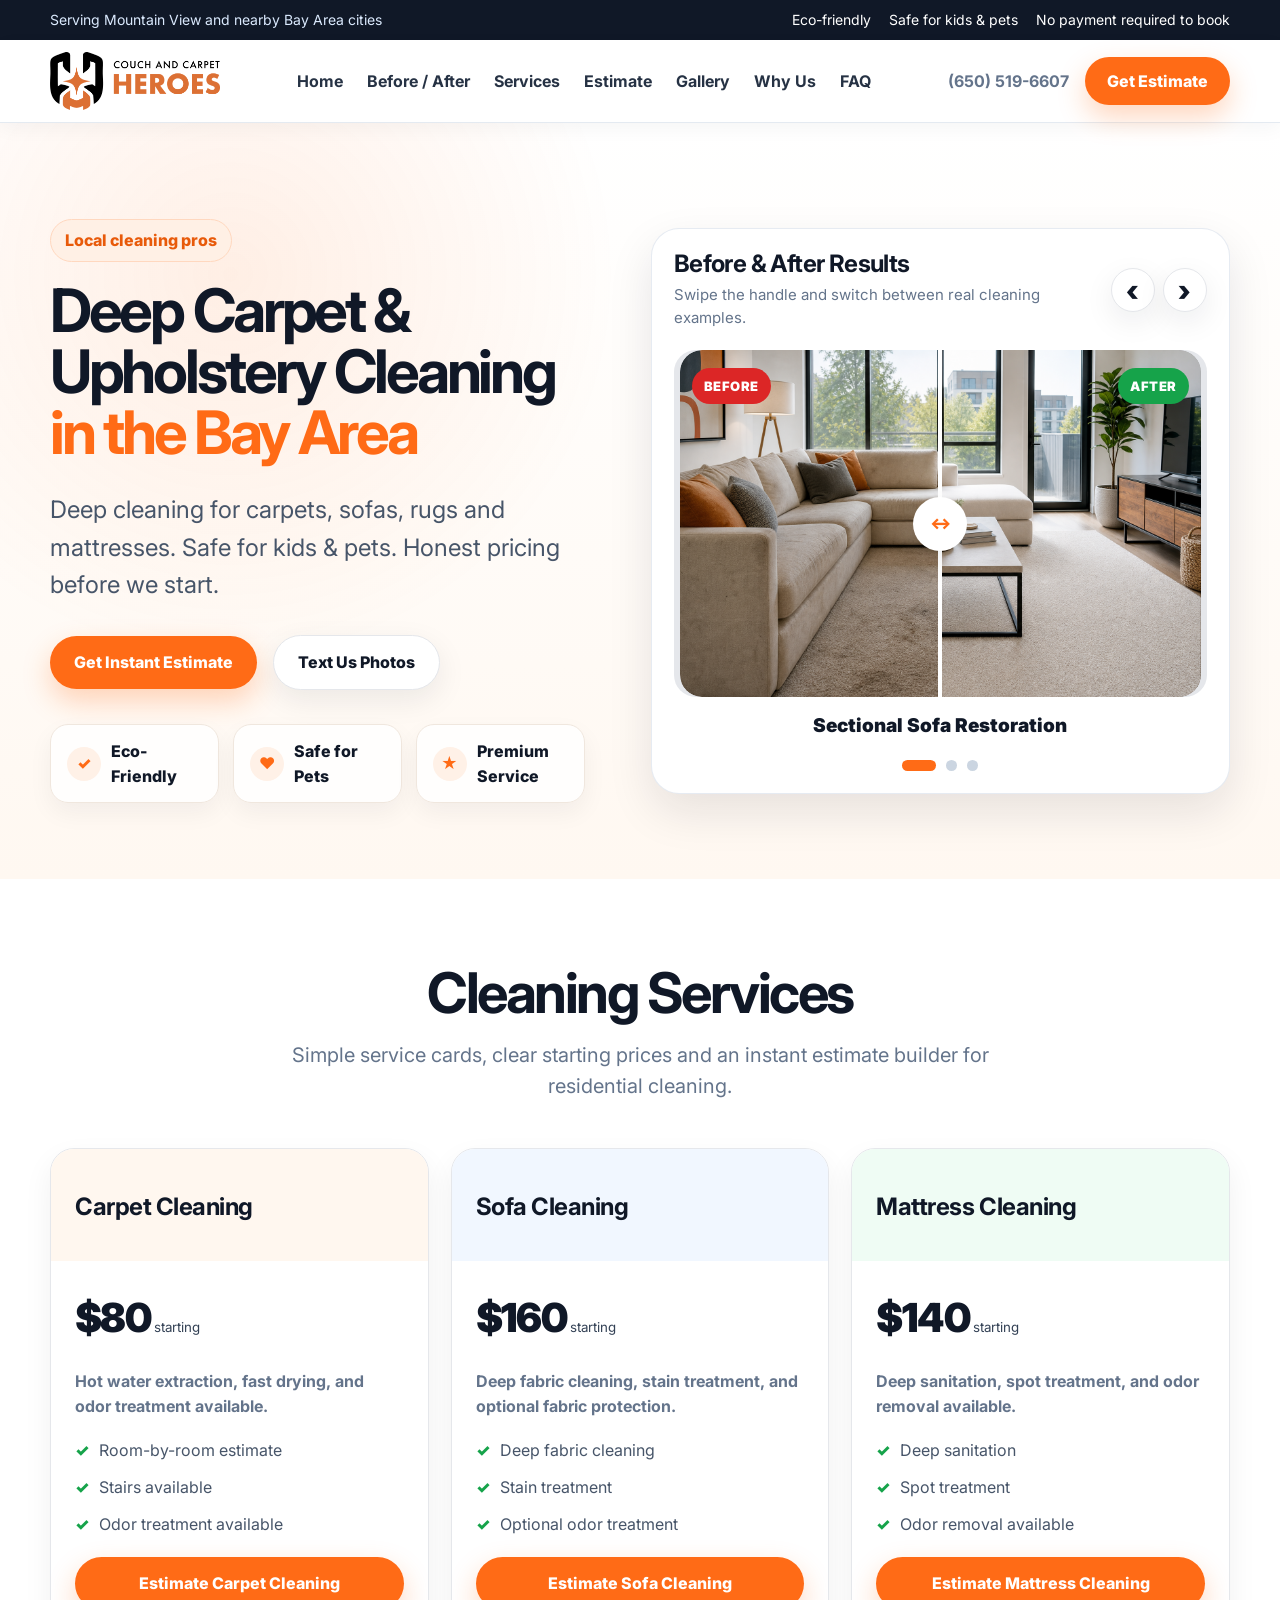
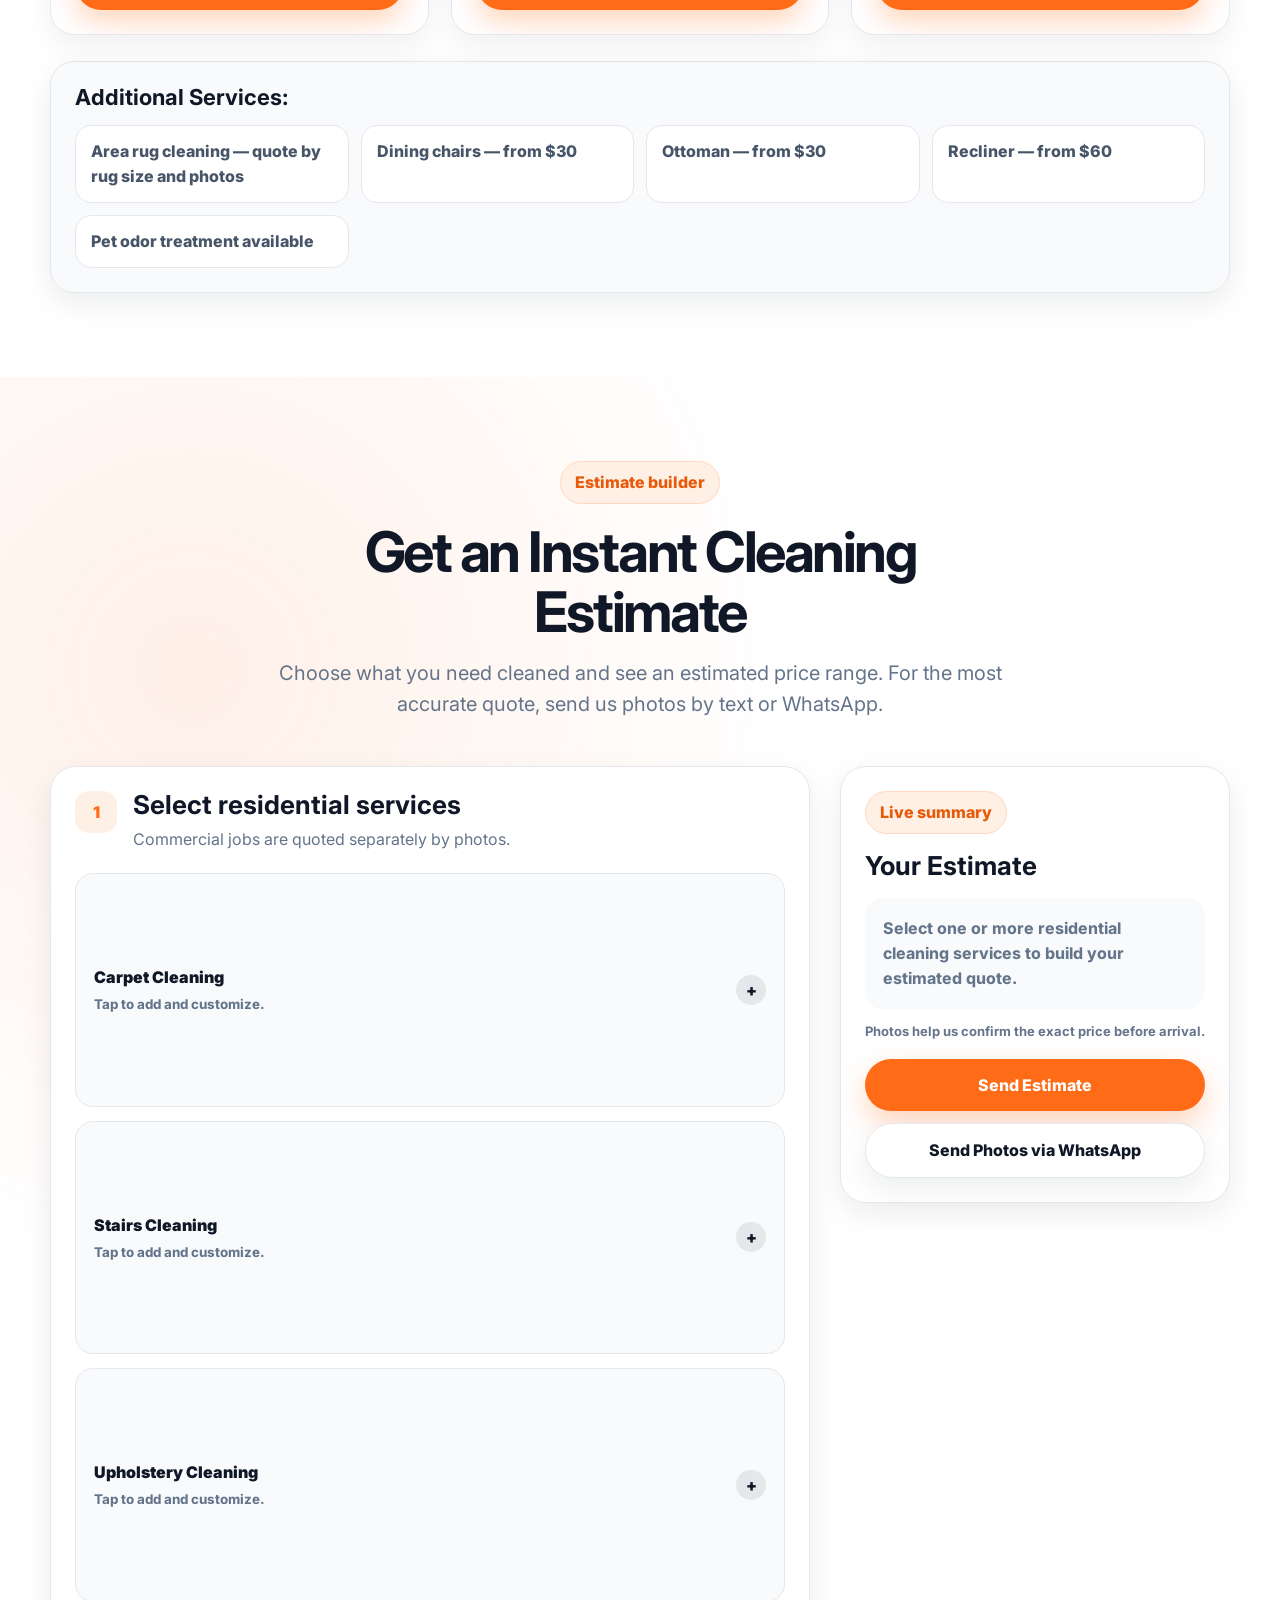
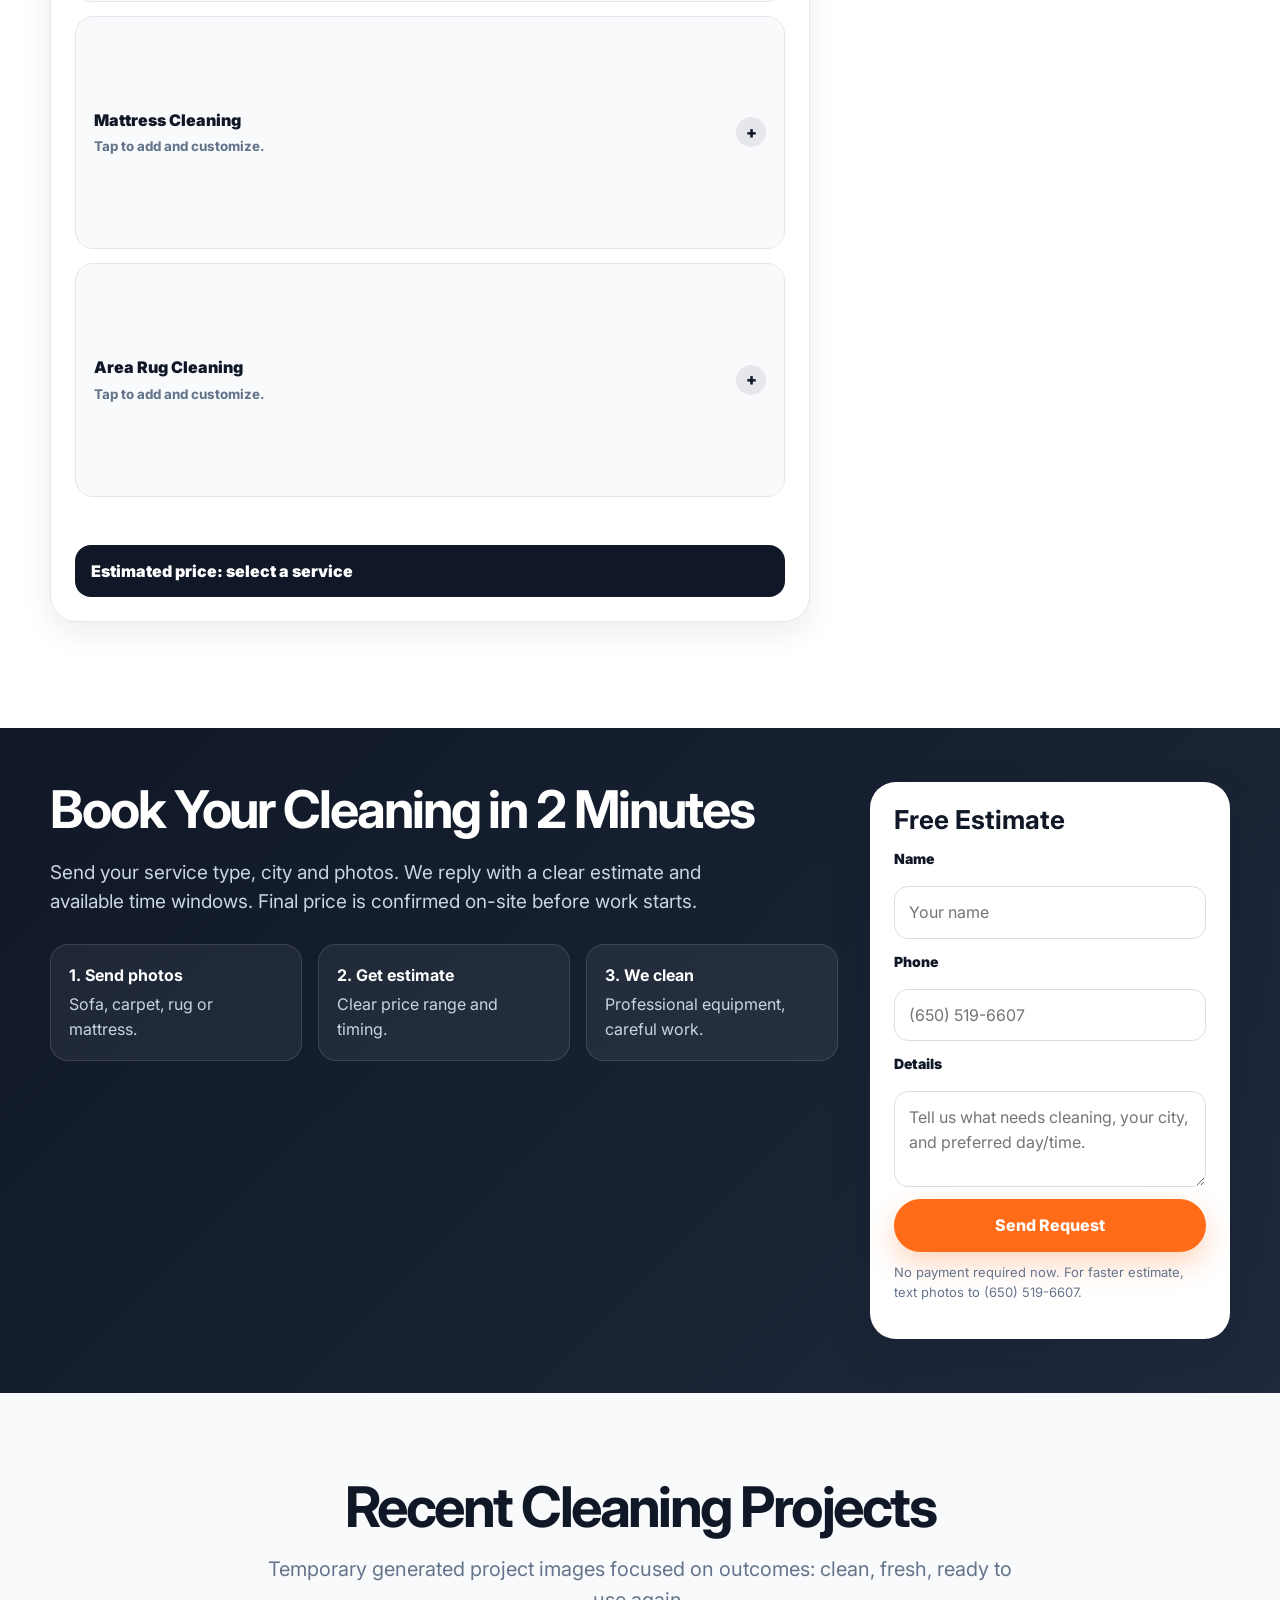
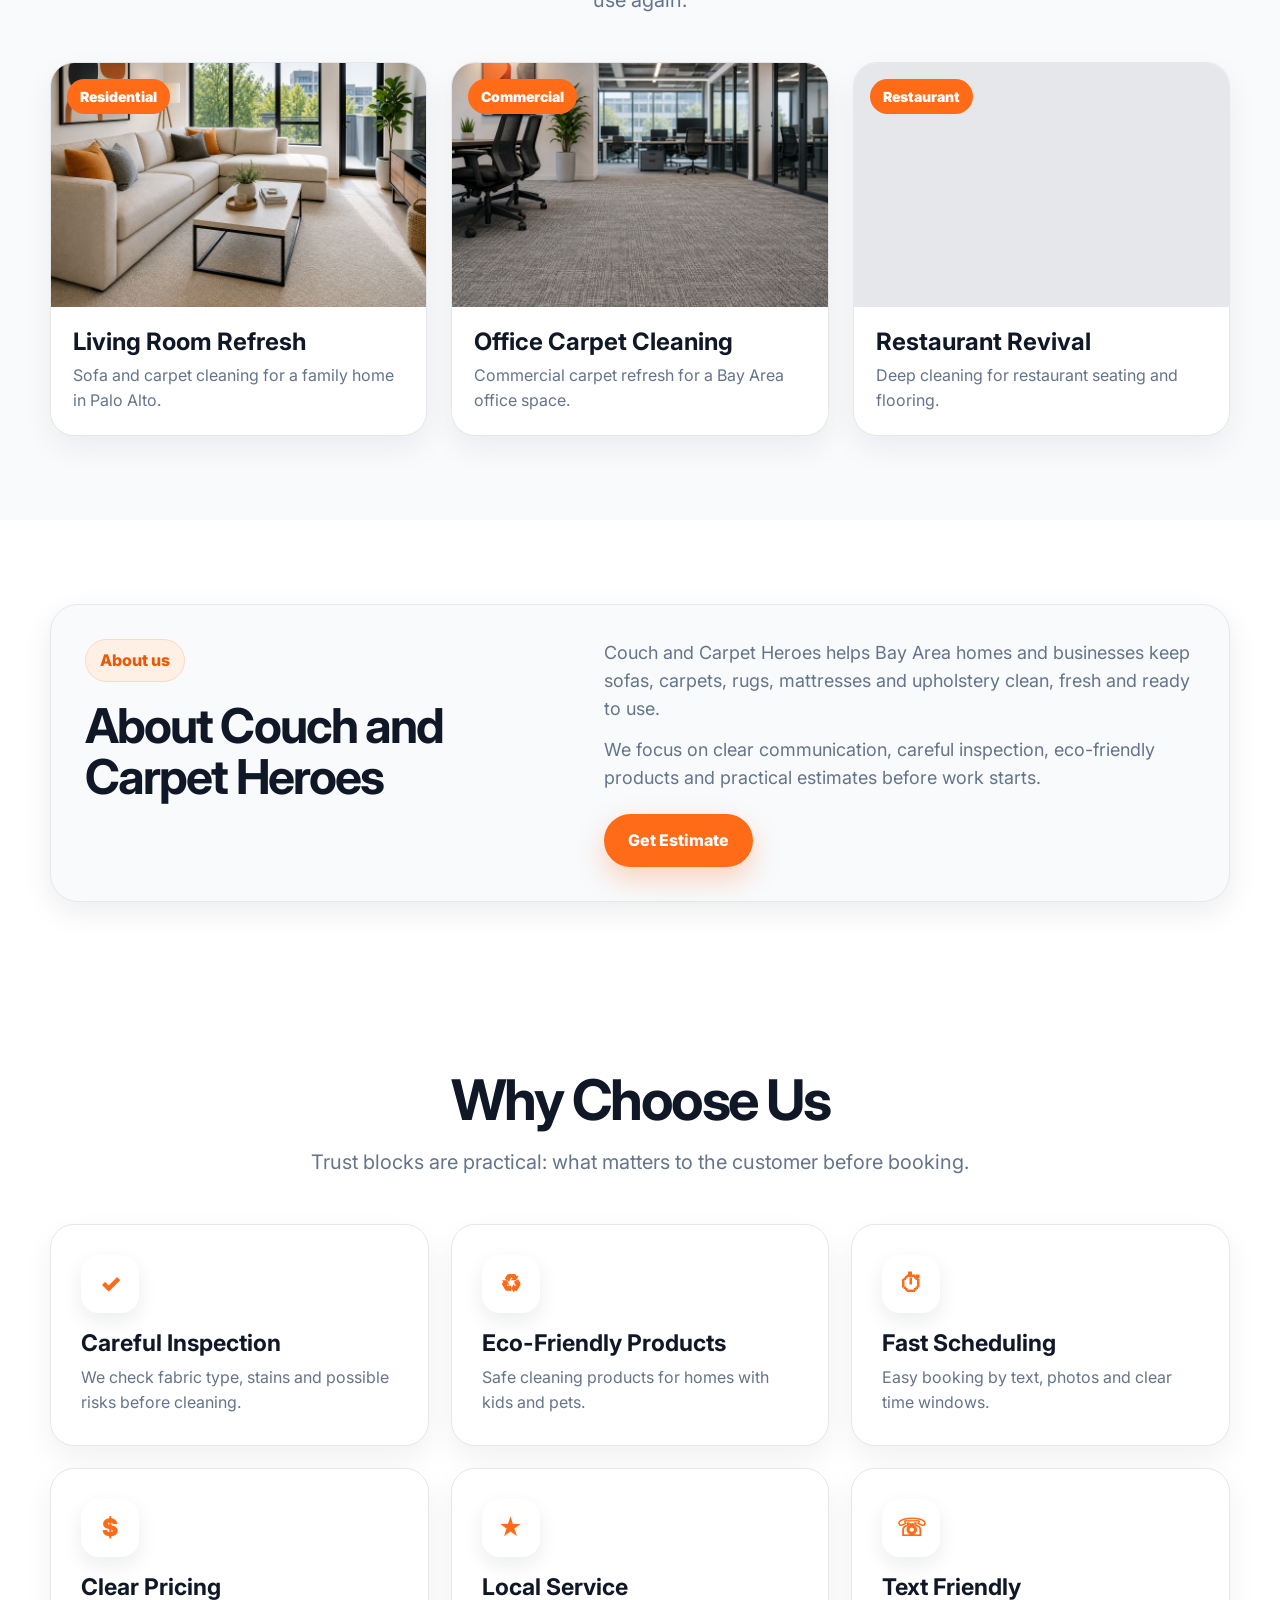
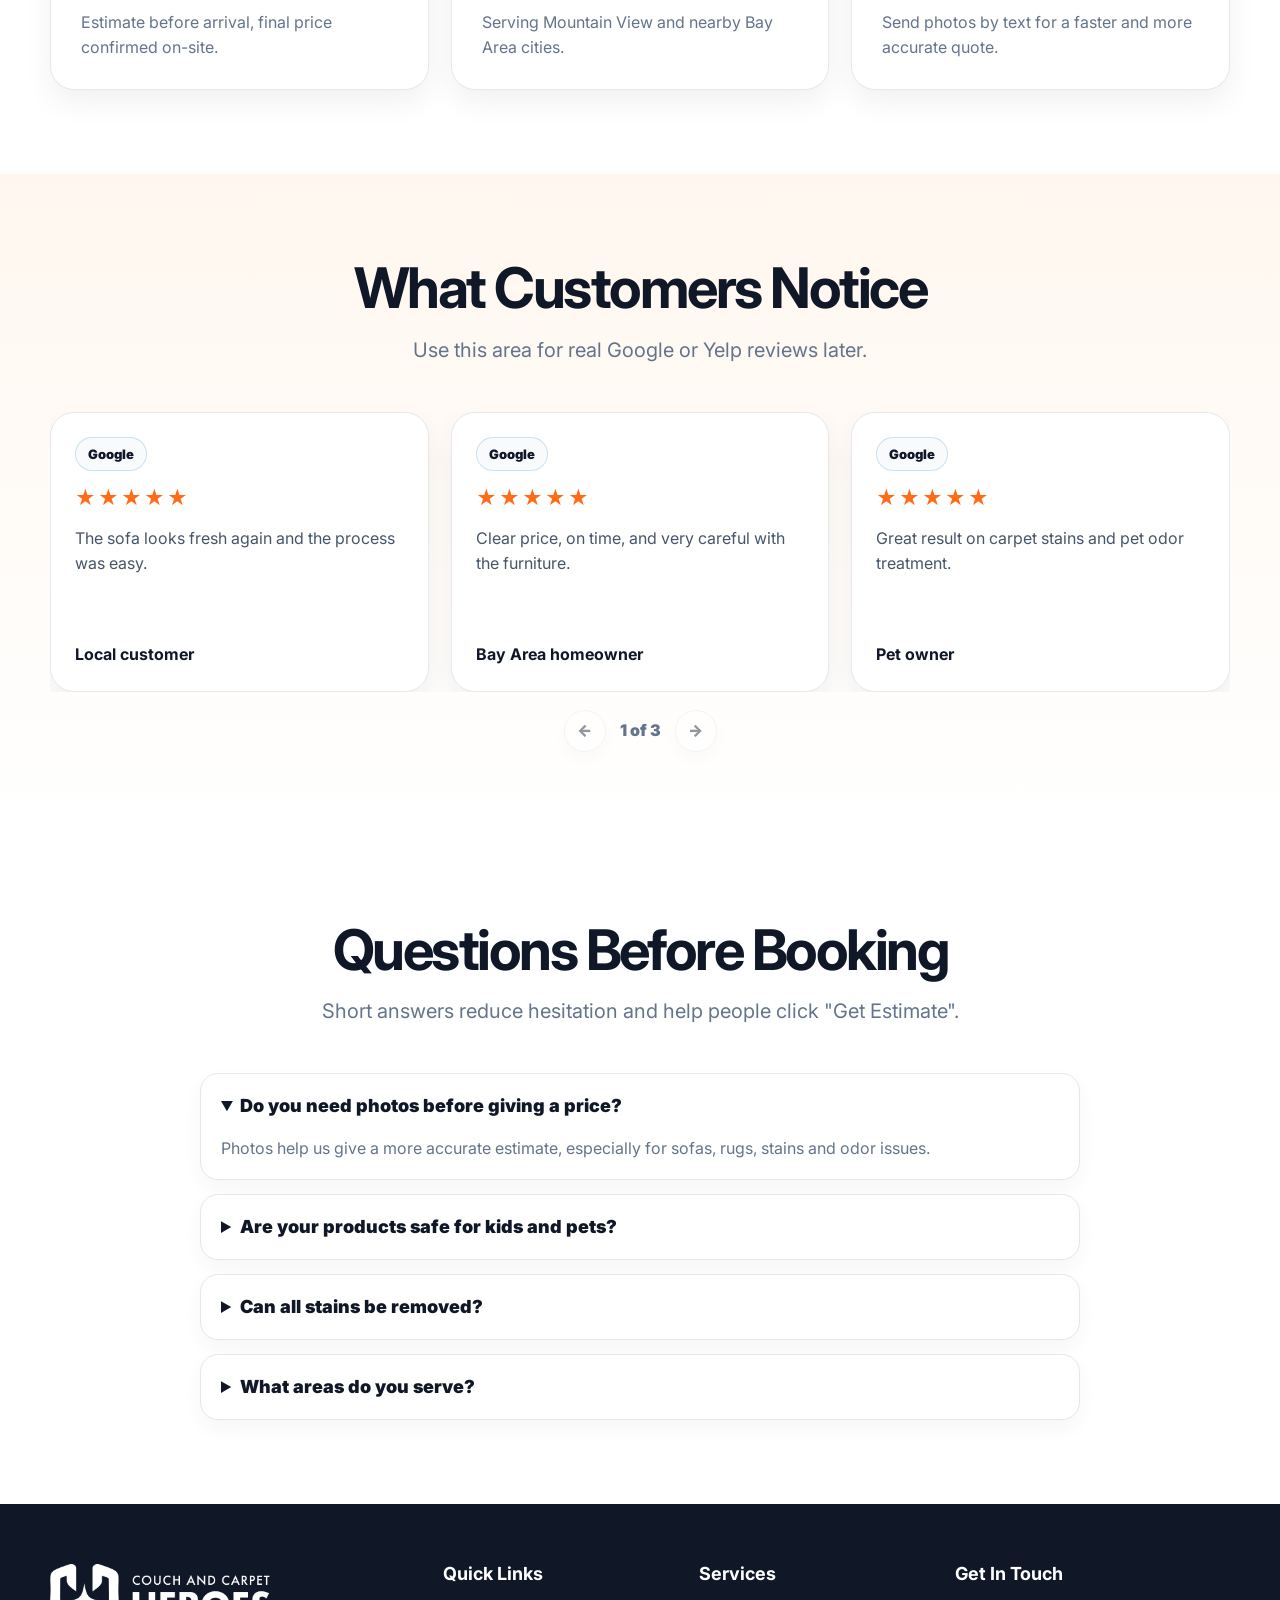
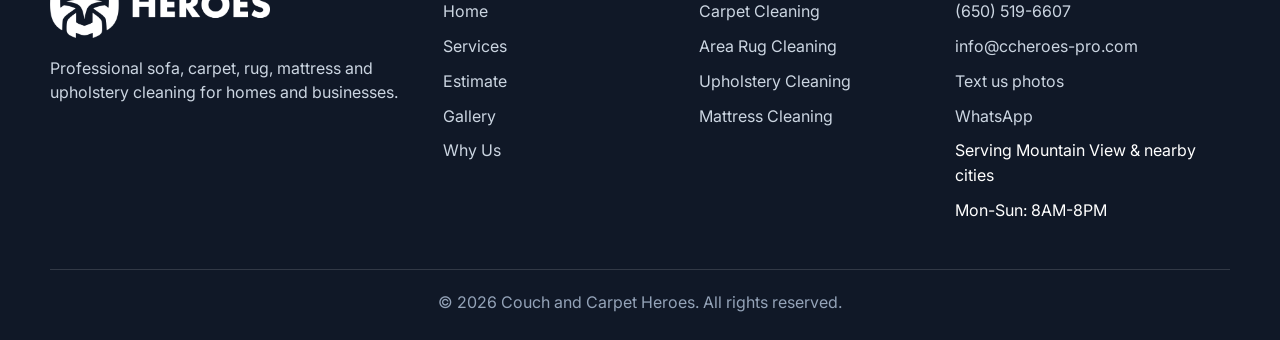
<file: index.html>
<!DOCTYPE html>
<html lang="en">
<head>
  <meta charset="UTF-8">
  <meta name="viewport" content="width=device-width, initial-scale=1.0">
  <title>Carpet &amp; Sofa Cleaning Mountain View | Couch and Carpet Heroes</title>
  <meta name="description" content="Professional carpet, sofa, upholstery, mattress and odor removal cleaning in Mountain View and nearby Bay Area cities. Eco-friendly and pet-safe.">
  <meta name="robots" content="index, follow">
  <link rel="canonical" href="https://slavaku.github.io/couch-and-carpet-heroes-v2/">
  <meta property="og:title" content="Carpet &amp; Sofa Cleaning Mountain View | Couch and Carpet Heroes">
  <meta property="og:description" content="Professional carpet, sofa, upholstery, mattress and odor removal cleaning in Mountain View and nearby Bay Area cities. Eco-friendly and pet-safe.">
  <meta property="og:image" content="https://slavaku.github.io/couch-and-carpet-heroes-v2/assets/hero-sofa-before-after.png">
  <meta property="og:url" content="https://slavaku.github.io/couch-and-carpet-heroes-v2/">
  <meta property="og:site_name" content="Couch and Carpet Heroes">
  <meta property="og:type" content="website">
  <meta name="twitter:card" content="summary_large_image">
  <meta name="twitter:title" content="Carpet &amp; Sofa Cleaning Mountain View | Couch and Carpet Heroes">
  <meta name="twitter:description" content="Professional carpet, sofa, upholstery, mattress and odor removal cleaning in Mountain View and nearby Bay Area cities. Eco-friendly and pet-safe.">
  <meta name="twitter:image" content="https://slavaku.github.io/couch-and-carpet-heroes-v2/assets/hero-sofa-before-after.png">
  <link rel="icon" type="image/png" href="assets/logo-couch-carpet-heroes.png">
  <link rel="apple-touch-icon" href="assets/logo-couch-carpet-heroes.png">
  <link rel="preconnect" href="https://fonts.googleapis.com">
  <link rel="preconnect" href="https://fonts.gstatic.com" crossorigin>
  <link rel="preconnect" href="https://gxtrpycepqnecoyxnonl.supabase.co" crossorigin>
  <link href="https://fonts.googleapis.com/css2?family=Inter:wght@400;500;600;700;800;900&display=swap" rel="stylesheet">
  <link rel="stylesheet" href="styles.css?v=20260718-ba-labels">
  <script type="application/ld+json">
  {
      "@context": "https://schema.org",
      "@graph": [
          {
              "@type": [
                  "LocalBusiness",
                  "ProfessionalService"
              ],
              "@id": "https://slavaku.github.io/couch-and-carpet-heroes-v2/#localbusiness",
              "name": "Couch and Carpet Heroes",
              "url": "https://slavaku.github.io/couch-and-carpet-heroes-v2/",
              "logo": "https://slavaku.github.io/couch-and-carpet-heroes-v2/assets/logo-couch-carpet-heroes.png",
              "image": "https://slavaku.github.io/couch-and-carpet-heroes-v2/assets/hero-sofa-before-after.png",
              "telephone": "+16505196607",
              "email": "info@ccheroes-pro.com",
              "priceRange": "$",
              "slogan": "Professional soft-surface cleaning for Bay Area homes and businesses.",
              "description": "Couch and Carpet Heroes provides carpet, upholstery, mattress and area rug cleaning in Mountain View and nearby Bay Area cities.",
              "areaServed": [
                  {
                      "@type": "City",
                      "name": "Mountain View"
                  },
                  {
                      "@type": "City",
                      "name": "Palo Alto"
                  },
                  {
                      "@type": "City",
                      "name": "Los Altos"
                  },
                  {
                      "@type": "City",
                      "name": "Sunnyvale"
                  },
                  {
                      "@type": "City",
                      "name": "Cupertino"
                  },
                  {
                      "@type": "City",
                      "name": "Menlo Park"
                  },
                  {
                      "@type": "City",
                      "name": "Redwood City"
                  },
                  {
                      "@type": "City",
                      "name": "Santa Clara"
                  },
                  {
                      "@type": "City",
                      "name": "San Jose"
                  },
                  {
                      "@type": "City",
                      "name": "Bay Area"
                  }
              ],
              "openingHoursSpecification": [
                  {
                      "@type": "OpeningHoursSpecification",
                      "dayOfWeek": [
                          "Monday",
                          "Tuesday",
                          "Wednesday",
                          "Thursday",
                          "Friday",
                          "Saturday",
                          "Sunday"
                      ],
                      "opens": "08:00",
                      "closes": "20:00"
                  }
              ],
              "hasOfferCatalog": {
                  "@type": "OfferCatalog",
                  "name": "Cleaning services",
                  "itemListElement": [
                      {
                          "@type": "Offer",
                          "itemOffered": {
                              "@type": "Service",
                              "name": "Carpet Cleaning",
                              "serviceType": "Carpet Cleaning",
                              "url": "https://slavaku.github.io/couch-and-carpet-heroes-v2/carpet-cleaning/",
                              "provider": {
                                  "@id": "https://slavaku.github.io/couch-and-carpet-heroes-v2/#localbusiness"
                              },
                              "areaServed": [
                                  "Mountain View",
                                  "Palo Alto",
                                  "Los Altos",
                                  "Sunnyvale",
                                  "Cupertino",
                                  "Menlo Park",
                                  "Redwood City",
                                  "Santa Clara",
                                  "San Jose",
                                  "Bay Area"
                              ]
                          }
                      },
                      {
                          "@type": "Offer",
                          "itemOffered": {
                              "@type": "Service",
                              "name": "Area Rug Cleaning",
                              "serviceType": "Area Rug Cleaning",
                              "url": "https://slavaku.github.io/couch-and-carpet-heroes-v2/area-rug-cleaning/",
                              "provider": {
                                  "@id": "https://slavaku.github.io/couch-and-carpet-heroes-v2/#localbusiness"
                              },
                              "areaServed": [
                                  "Mountain View",
                                  "Palo Alto",
                                  "Los Altos",
                                  "Sunnyvale",
                                  "Cupertino",
                                  "Menlo Park",
                                  "Redwood City",
                                  "Santa Clara",
                                  "San Jose",
                                  "Bay Area"
                              ]
                          }
                      },
                      {
                          "@type": "Offer",
                          "itemOffered": {
                              "@type": "Service",
                              "name": "Upholstery Cleaning",
                              "serviceType": "Upholstery Cleaning",
                              "url": "https://slavaku.github.io/couch-and-carpet-heroes-v2/upholstery-cleaning/",
                              "provider": {
                                  "@id": "https://slavaku.github.io/couch-and-carpet-heroes-v2/#localbusiness"
                              },
                              "areaServed": [
                                  "Mountain View",
                                  "Palo Alto",
                                  "Los Altos",
                                  "Sunnyvale",
                                  "Cupertino",
                                  "Menlo Park",
                                  "Redwood City",
                                  "Santa Clara",
                                  "San Jose",
                                  "Bay Area"
                              ]
                          }
                      },
                      {
                          "@type": "Offer",
                          "itemOffered": {
                              "@type": "Service",
                              "name": "Mattress Cleaning",
                              "serviceType": "Mattress Cleaning",
                              "url": "https://slavaku.github.io/couch-and-carpet-heroes-v2/mattress-cleaning/",
                              "provider": {
                                  "@id": "https://slavaku.github.io/couch-and-carpet-heroes-v2/#localbusiness"
                              },
                              "areaServed": [
                                  "Mountain View",
                                  "Palo Alto",
                                  "Los Altos",
                                  "Sunnyvale",
                                  "Cupertino",
                                  "Menlo Park",
                                  "Redwood City",
                                  "Santa Clara",
                                  "San Jose",
                                  "Bay Area"
                              ]
                          }
                      }
                  ]
              }
          },
          {
              "@type": "Organization",
              "@id": "https://slavaku.github.io/couch-and-carpet-heroes-v2/#organization",
              "name": "Couch and Carpet Heroes",
              "url": "https://slavaku.github.io/couch-and-carpet-heroes-v2/",
              "logo": "https://slavaku.github.io/couch-and-carpet-heroes-v2/assets/logo-couch-carpet-heroes.png",
              "contactPoint": {
                  "@type": "ContactPoint",
                  "telephone": "+16505196607",
                  "contactType": "customer service",
                  "areaServed": "US-CA",
                  "availableLanguage": [
                      "English"
                  ]
              }
          },
          {
              "@type": "WebSite",
              "@id": "https://slavaku.github.io/couch-and-carpet-heroes-v2/#website",
              "name": "Couch and Carpet Heroes",
              "url": "https://slavaku.github.io/couch-and-carpet-heroes-v2/",
              "publisher": {
                  "@id": "https://slavaku.github.io/couch-and-carpet-heroes-v2/#organization"
              },
              "potentialAction": {
                  "@type": "SearchAction",
                  "target": "https://slavaku.github.io/couch-and-carpet-heroes-v2/?q={search_term_string}",
                  "query-input": "required name=search_term_string"
              }
          },
          {
              "@type": "FAQPage",
              "@id": "https://slavaku.github.io/couch-and-carpet-heroes-v2/#faq",
              "mainEntity": [
                  {
                      "@type": "Question",
                      "name": "Do you need photos before giving a price?",
                      "acceptedAnswer": {
                          "@type": "Answer",
                          "text": "Photos help us give a more accurate estimate, especially for sofas, rugs, stains and odor issues."
                      }
                  },
                  {
                      "@type": "Question",
                      "name": "Are your products safe for kids and pets?",
                      "acceptedAnswer": {
                          "@type": "Answer",
                          "text": "We use eco-friendly products and choose the cleaning method based on fabric type and soil level."
                      }
                  },
                  {
                      "@type": "Question",
                      "name": "Can all stains be removed?",
                      "acceptedAnswer": {
                          "@type": "Answer",
                          "text": "Many stains improve or disappear, but some old or chemical stains may remain. We explain the risk before starting."
                      }
                  },
                  {
                      "@type": "Question",
                      "name": "What areas do you serve?",
                      "acceptedAnswer": {
                          "@type": "Answer",
                          "text": "Mountain View and nearby Bay Area cities, including Palo Alto, Sunnyvale, Los Altos, Cupertino and San Jose areas."
                      }
                  }
              ]
          },
          {
              "@type": "BreadcrumbList",
              "@id": "https://slavaku.github.io/couch-and-carpet-heroes-v2/#breadcrumb",
              "itemListElement": [
                  {
                      "@type": "ListItem",
                      "position": 1,
                      "name": "Home",
                      "item": "https://slavaku.github.io/couch-and-carpet-heroes-v2/"
                  }
              ]
          },
          {
              "@type": "Review",
              "@id": "https://slavaku.github.io/couch-and-carpet-heroes-v2/#review-1",
              "itemReviewed": {
                  "@id": "https://slavaku.github.io/couch-and-carpet-heroes-v2/#localbusiness"
              },
              "reviewRating": {
                  "@type": "Rating",
                  "ratingValue": 5,
                  "bestRating": 5
              },
              "author": {
                  "@type": "Person",
                  "name": "Local customer"
              },
              "reviewBody": "The sofa looks fresh again and the process was easy."
          },
          {
              "@type": "Review",
              "@id": "https://slavaku.github.io/couch-and-carpet-heroes-v2/#review-2",
              "itemReviewed": {
                  "@id": "https://slavaku.github.io/couch-and-carpet-heroes-v2/#localbusiness"
              },
              "reviewRating": {
                  "@type": "Rating",
                  "ratingValue": 5,
                  "bestRating": 5
              },
              "author": {
                  "@type": "Person",
                  "name": "Bay Area homeowner"
              },
              "reviewBody": "Clear price, on time, and very careful with the furniture."
          },
          {
              "@type": "Review",
              "@id": "https://slavaku.github.io/couch-and-carpet-heroes-v2/#review-3",
              "itemReviewed": {
                  "@id": "https://slavaku.github.io/couch-and-carpet-heroes-v2/#localbusiness"
              },
              "reviewRating": {
                  "@type": "Rating",
                  "ratingValue": 5,
                  "bestRating": 5
              },
              "author": {
                  "@type": "Person",
                  "name": "Pet owner"
              },
              "reviewBody": "Great result on carpet stains and pet odor treatment."
          }
      ]
  }
  </script>
</head>

<body>
  <a class="skip-link" href="#main">Skip to content</a>

  <div class="top-bar">
    <div class="container">
      <div class="top-note">Serving Mountain View and nearby Bay Area cities</div>
      <div class="top-actions">
        <span>Eco-friendly</span>
        <span>Safe for kids & pets</span>
        <span>No payment required to book</span>
      </div>
    </div>
  </div>

  <header class="site-header">
    <div class="container nav-wrap">
      <a class="brand" href="#home" aria-label="Couch and Carpet Heroes home">
        <img src="assets/logo-couch-carpet-heroes.png" alt="Couch and Carpet Heroes logo" width="1348" height="453" decoding="async">
      </a>

      <nav class="main-nav" id="mainNav" aria-label="Main navigation">
        <a href="#home">Home</a>
        <a href="#before-after">Before / After</a>
        <a href="#services">Services</a>
        <a href="#estimate">Estimate</a>
        <a href="#gallery">Gallery</a>
        <a href="#why">Why Us</a>
        <a href="#faq">FAQ</a>
      </nav>

      <div class="header-cta">
        <a class="phone-link" href="tel:+16505196607" data-business-phone>(650) 519-6607</a>
        <a class="btn btn-primary" href="#estimate">Get Estimate</a>
        <button class="mobile-menu-btn" id="menuBtn" aria-label="Open menu" aria-controls="mainNav" aria-expanded="false">☰</button>
      </div>
    </div>
  </header>

  <main id="main">
    <section class="hero" id="home">
      <div class="container hero-grid">
        <div>
          <div class="eyebrow" data-cms="hero.eyebrow">Local cleaning pros</div>
          <h1>Deep Carpet & Upholstery Cleaning <span>in the Bay Area</span></h1>
          <p class="lead">Deep cleaning for carpets, sofas, rugs and mattresses. Safe for kids & pets. Honest pricing before we start.</p>

          <div class="hero-actions">
            <a class="btn btn-primary" href="#estimate" data-cms="hero.cta_text">Get Instant Estimate</a>
            <a class="btn btn-secondary" href="sms:+16505196607?body=Hello%2C%20I%20would%20like%20an%20exact%20cleaning%20quote.%20I%20can%20send%20photos." data-sms-link>Text Us Photos</a>
          </div>

          <div class="trust-row" aria-label="Service benefits">
            <div class="trust-chip"><span class="icon-dot">✓</span> Eco-Friendly</div>
            <div class="trust-chip"><span class="icon-dot">♥</span> Safe for Pets</div>
            <div class="trust-chip"><span class="icon-dot">★</span> Premium Service</div>
          </div>
        </div>

        <div class="hero-card hero-ba-card" id="before-after" aria-label="Before and after cleaning results">
          <div class="ba-carousel hero-ba-carousel" data-ba-carousel>
            <div class="ba-carousel-top">
              <div>
                <h3>Before & After Results</h3>
                <p>Swipe the handle and switch between real cleaning examples.</p>
              </div>
              <div class="ba-controls" aria-label="Hero before and after gallery controls">
                <button class="ba-nav-btn" type="button" data-ba-prev aria-label="Previous before and after example">‹</button>
                <button class="ba-nav-btn" type="button" data-ba-next aria-label="Next before and after example">›</button>
              </div>
            </div>

            <div class="ba-slides" aria-busy="true">
              <article class="ba-slide is-active" data-ba-slide>
                <div class="ba-slider-card">
                  <div class="ba-slider" style="--position: 50%; --position-num: .5;" aria-label="Loading before and after cleaning results"></div>
                  <div class="ba-title">Loading results...</div>
                </div>
              </article>
            </div>

            <div class="ba-dots" data-ba-dots aria-label="Hero before and after examples"></div>
          </div>
        </div>
      </div>
    </section>

    <section id="services">
      <div class="container">
        <div class="section-head">
          <h2 data-cms="services.title">Cleaning Services</h2>
          <p data-cms="services.subtitle">Simple service cards, clear starting prices and an instant estimate builder for residential cleaning.</p>
        </div>

        <div class="services-grid" data-services-grid>
          <article class="service-card" data-service-card="carpet_cleaning">
            <div class="service-top">
              <h3>Carpet Cleaning</h3>
            </div>
            <div class="service-body">
              <div><span class="price">$80</span> <small>starting</small></div>
              <p class="service-description">Hot water extraction, fast drying, and odor treatment available.</p>
              <ul class="check-list">
                <li>Room-by-room estimate</li>
                <li>Stairs available</li>
                <li>Odor treatment available</li>
              </ul>
              <a class="btn btn-primary" href="#estimate" data-jump-service="carpet">Estimate Carpet Cleaning</a>
            </div>
          </article>

          <article class="service-card" data-service-card="sofa_cleaning">
            <div class="service-top">
              <h3>Sofa Cleaning</h3>
            </div>
            <div class="service-body">
              <div><span class="price">$160</span> <small>starting</small></div>
              <p class="service-description">Deep fabric cleaning, stain treatment, and optional fabric protection.</p>
              <ul class="check-list">
                <li>Deep fabric cleaning</li>
                <li>Stain treatment</li>
                <li>Optional odor treatment</li>
              </ul>
              <a class="btn btn-primary" href="#estimate" data-jump-service="upholstery">Estimate Sofa Cleaning</a>
            </div>
          </article>

          <article class="service-card" data-service-card="mattress_cleaning">
            <div class="service-top">
              <h3>Mattress Cleaning</h3>
            </div>
            <div class="service-body">
              <div><span class="price">$140</span> <small>starting</small></div>
              <p class="service-description">Deep sanitation, spot treatment, and odor removal available.</p>
              <ul class="check-list">
                <li>Deep sanitation</li>
                <li>Spot treatment</li>
                <li>Odor removal available</li>
              </ul>
              <a class="btn btn-primary" href="#estimate" data-jump-service="mattress">Estimate Mattress Cleaning</a>
            </div>
          </article>
        </div>

        <div class="additional-services" aria-label="Additional cleaning services">
          <h3>Additional Services:</h3>
          <ul>
            <li><a href="area-rug-cleaning/">Area rug cleaning</a> &mdash; quote by rug size and photos</li>
            <li>Dining chairs &mdash; from $30</li>
            <li>Ottoman &mdash; from $30</li>
            <li>Recliner &mdash; from $60</li>
            <li>Pet odor treatment available</li>
          </ul>
        </div>
      </div>
    </section>

    <section class="calculator-section" id="estimate">
      <div class="container">
        <div class="section-head">
          <div class="eyebrow">Estimate builder</div>
          <h2>Get an Instant Cleaning Estimate</h2>
          <p>Choose what you need cleaned and see an estimated price range. For the most accurate quote, send us photos by text or WhatsApp.</p>
        </div>

        <div class="calculator-layout" data-calculator>
          <div class="calculator-main">
            <section class="calculator-card">
              <div class="calculator-card-head">
                <span class="step-badge">1</span>
                <div>
                  <h3>Select residential services</h3>
                  <p>Commercial jobs are quoted separately by photos.</p>
                </div>
              </div>
              <div class="category-picker" data-category-picker></div>
              <p class="calculator-alert" data-calculator-alert role="status" aria-live="polite"></p>
              <div class="calculator-total-strip" data-calculator-total>Estimated price: select a service</div>
            </section>
            <div class="calculator-panels" data-calculator-panels></div>
          </div>

          <aside class="summary-card" aria-label="Your Estimate">
            <div class="summary-inner">
              <div class="eyebrow">Live summary</div>
              <h3>Your Estimate</h3>
              <div data-summary></div>
              <div class="summary-actions">
                <button class="btn btn-primary" type="button" data-send-estimate>Send Estimate</button>
                <a class="btn btn-secondary" href="https://wa.me/16505196607?text=Hello%2C%20I%20would%20like%20to%20send%20photos%20for%20an%20exact%20quote." data-whatsapp-link>Send Photos via WhatsApp</a>
              </div>
            </div>
          </aside>
        </div>

        <div class="estimate-modal" data-estimate-modal hidden>
          <div class="estimate-modal-backdrop" data-estimate-close></div>
          <form class="estimate-modal-card" data-desktop-estimate-form>
            <div class="estimate-modal-head">
              <div>
                <h3>Send Your Estimate</h3>
                <p>Tell us where the cleaning is needed, then attach photos in your email before sending.</p>
              </div>
              <button class="modal-close" type="button" data-estimate-close aria-label="Close estimate form">×</button>
            </div>

            <div class="estimate-form-grid">
              <div class="field">
                <label for="estimateName">Name *</label>
                <input id="estimateName" name="name" autocomplete="name" required>
              </div>
              <div class="field">
                <label for="estimatePhone">Phone number *</label>
                <input id="estimatePhone" name="phone" type="tel" autocomplete="tel" inputmode="tel" required>
              </div>
              <div class="field">
                <label for="estimateService">Service *</label>
                <input id="estimateService" name="service" autocomplete="off" required>
              </div>
              <div class="field">
                <label for="estimateCity">City</label>
                <input id="estimateCity" name="city" list="bayAreaCities" autocomplete="address-level2">
                <datalist id="bayAreaCities">
                  <option value="Mountain View"></option>
                  <option value="Palo Alto"></option>
                  <option value="Los Altos"></option>
                  <option value="Los Altos Hills"></option>
                  <option value="Sunnyvale"></option>
                  <option value="Cupertino"></option>
                  <option value="Santa Clara"></option>
                  <option value="San Jose"></option>
                  <option value="Campbell"></option>
                  <option value="Saratoga"></option>
                  <option value="Los Gatos"></option>
                  <option value="Milpitas"></option>
                  <option value="Menlo Park"></option>
                  <option value="Atherton"></option>
                  <option value="Redwood City"></option>
                  <option value="San Carlos"></option>
                  <option value="Belmont"></option>
                  <option value="Foster City"></option>
                  <option value="San Mateo"></option>
                  <option value="Burlingame"></option>
                  <option value="San Bruno"></option>
                  <option value="South San Francisco"></option>
                  <option value="Fremont"></option>
                  <option value="Newark"></option>
                  <option value="Union City"></option>
                  <option value="Hayward"></option>
                  <option value="Pleasanton"></option>
                  <option value="Dublin"></option>
                  <option value="Livermore"></option>
                  <option value="Oakland"></option>
                  <option value="Berkeley"></option>
                  <option value="Alameda"></option>
                  <option value="Emeryville"></option>
                  <option value="San Leandro"></option>
                </datalist>
              </div>
              <div class="field">
                <label for="estimateEmail">Email</label>
                <input id="estimateEmail" name="email" type="email" autocomplete="email">
              </div>
              <div class="field field-full">
                <label for="estimateNotes">Additional notes</label>
                <textarea id="estimateNotes" name="notes" placeholder="Gate code, parking, stains, odor, timing, or anything we should know."></textarea>
              </div>
            </div>

            <p class="form-note" data-estimate-form-alert role="status" aria-live="polite"></p>
            <button class="btn btn-primary" type="submit">Submit Request</button>
          </form>
        </div>

        <div class="estimate-modal" data-estimate-success-modal hidden>
          <div class="estimate-modal-backdrop" data-success-close></div>
          <div class="estimate-modal-card estimate-success-card" role="dialog" aria-modal="true" aria-labelledby="estimateSuccessTitle">
            <div class="estimate-success-icon" aria-hidden="true">✓</div>
            <h3 id="estimateSuccessTitle">Thank you!</h3>
            <p>We received your request and will contact you shortly.</p>
            <button class="btn btn-primary" type="button" data-success-close>Close</button>
          </div>
        </div>
      </div>
    </section>

    <section class="booking-band" id="contact">
      <div class="container booking-panel">
        <div class="booking-copy">
          <h2 data-cms="contact.title">Book Your Cleaning in 2 Minutes</h2>
          <p data-cms="contact.description">Send your service type, city and photos. We reply with a clear estimate and available time windows. Final price is confirmed on-site before work starts.</p>

          <div class="steps">
            <div class="step"><strong>1. Send photos</strong><span>Sofa, carpet, rug or mattress.</span></div>
            <div class="step"><strong>2. Get estimate</strong><span>Clear price range and timing.</span></div>
            <div class="step"><strong>3. We clean</strong><span>Professional equipment, careful work.</span></div>
          </div>
        </div>

        <form class="quote-card" action="#" method="post">
          <h3>Free Estimate</h3>
          <div class="form-grid">
            <div class="field">
              <label for="name">Name</label>
              <input id="name" name="name" autocomplete="name" placeholder="Your name">
            </div>
            <div class="field">
              <label for="phone">Phone</label>
              <input id="phone" name="phone" autocomplete="tel" placeholder="(650) 519-6607" data-business-phone-placeholder>
            </div>
            <div class="field">
              <label for="message">Details</label>
              <textarea id="message" name="message" placeholder="Tell us what needs cleaning, your city, and preferred day/time."></textarea>
            </div>
            <button class="btn btn-primary" type="submit">Send Request</button>
          </div>
          <p class="form-note">No payment required now. For faster estimate, text photos to <a href="sms:+16505196607?body=Hello%2C%20I%20would%20like%20an%20exact%20cleaning%20quote.%20I%20can%20send%20photos." data-business-phone data-sms-link>(650) 519-6607</a>.</p>
        </form>
      </div>
    </section>

    <section class="gallery" id="gallery">
      <div class="container">
        <div class="section-head">
          <h2>Recent Cleaning Projects</h2>
          <p>Temporary generated project images focused on outcomes: clean, fresh, ready to use again.</p>
        </div>

        <div class="project-grid">
          <article class="project-card">
            <div class="project-img-wrap">
              <span class="tag">Residential</span>
              <img src="assets/project-living-room.png" alt="Freshly cleaned living room sofa and carpet" width="1536" height="1024" loading="lazy" decoding="async">
            </div>
            <div class="project-body">
              <h3>Living Room Refresh</h3>
              <p>Sofa and carpet cleaning for a family home in Palo Alto.</p>
            </div>
          </article>

          <article class="project-card">
            <div class="project-img-wrap">
              <span class="tag">Commercial</span>
              <img src="assets/project-office.png" alt="Clean office carpet after commercial carpet cleaning" width="1536" height="1024" loading="lazy" decoding="async">
            </div>
            <div class="project-body">
              <h3>Office Carpet Cleaning</h3>
              <p>Commercial carpet refresh for a Bay Area office space.</p>
            </div>
          </article>

          <article class="project-card">
            <div class="project-img-wrap">
              <span class="tag">Restaurant</span>
              <img src="assets/project-restaurant.png" alt="Restaurant chairs and carpet after cleaning" width="1536" height="1024" loading="lazy" decoding="async">
            </div>
            <div class="project-body">
              <h3>Restaurant Revival</h3>
              <p>Deep cleaning for restaurant seating and flooring.</p>
            </div>
          </article>
        </div>
      </div>
    </section>

    <section class="about-section" id="about">
      <div class="container">
        <div class="about-panel">
          <div>
            <div class="eyebrow">About us</div>
            <h2 data-cms="about.title">About Couch and Carpet Heroes</h2>
          </div>
          <div>
            <div class="about-copy" data-about-paragraphs>
              <p>Couch and Carpet Heroes helps Bay Area homes and businesses keep sofas, carpets, rugs, mattresses and upholstery clean, fresh and ready to use.</p>
              <p>We focus on clear communication, careful inspection, eco-friendly products and practical estimates before work starts.</p>
            </div>
            <a class="btn btn-primary" href="#estimate" data-cms="about.cta_text">Get Estimate</a>
          </div>
        </div>
      </div>
    </section>

    <section id="why">
      <div class="container">
        <div class="section-head">
          <h2 data-cms="why.title">Why Choose Us</h2>
          <p data-cms="why.subtitle">Trust blocks are practical: what matters to the customer before booking.</p>
        </div>

        <div class="why-grid" data-why-grid>
          <article class="why-card"><div class="service-icon">✓</div><h3>Careful Inspection</h3><p>We check fabric type, stains and possible risks before cleaning.</p></article>
          <article class="why-card"><div class="service-icon">♻</div><h3>Eco-Friendly Products</h3><p>Safe cleaning products for homes with kids and pets.</p></article>
          <article class="why-card"><div class="service-icon">⏱</div><h3>Fast Scheduling</h3><p>Easy booking by text, photos and clear time windows.</p></article>
          <article class="why-card"><div class="service-icon">$</div><h3>Clear Pricing</h3><p>Estimate before arrival, final price confirmed on-site.</p></article>
          <article class="why-card"><div class="service-icon">★</div><h3>Local Service</h3><p>Serving Mountain View and nearby Bay Area cities.</p></article>
          <article class="why-card"><div class="service-icon">☏</div><h3>Text Friendly</h3><p>Send photos by text for a faster and more accurate quote.</p></article>
        </div>
      </div>
    </section>

    <section class="reviews" id="reviews">
      <div class="container">
        <div class="section-head">
          <h2>What Customers Notice</h2>
          <p>Use this area for real Google or Yelp reviews later.</p>
        </div>

        <div class="reviews-carousel" data-reviews-carousel>
          <div class="reviews-viewport" data-reviews-viewport>
            <div class="review-grid" data-reviews-track>
              <article class="review-card" data-review-slide data-source="Google"><a class="review-badge" href="#reviews" data-review-source="google">Google</a><div class="stars" aria-label="5 out of 5 stars">&#9733;&#9733;&#9733;&#9733;&#9733;</div><p class="review-text">The sofa looks fresh again and the process was easy.</p><strong>Local customer</strong></article>
              <article class="review-card" data-review-slide data-source="Google"><a class="review-badge" href="#reviews" data-review-source="google">Google</a><div class="stars" aria-label="5 out of 5 stars">&#9733;&#9733;&#9733;&#9733;&#9733;</div><p class="review-text">Clear price, on time, and very careful with the furniture.</p><strong>Bay Area homeowner</strong></article>
              <article class="review-card" data-review-slide data-source="Google"><a class="review-badge" href="#reviews" data-review-source="google">Google</a><div class="stars" aria-label="5 out of 5 stars">&#9733;&#9733;&#9733;&#9733;&#9733;</div><p class="review-text">Great result on carpet stains and pet odor treatment.</p><strong>Pet owner</strong></article>
            </div>
          </div>
          <div class="reviews-controls">
            <button class="reviews-arrow" type="button" data-reviews-prev aria-label="Previous review">&larr;</button>
            <span class="reviews-counter" data-reviews-counter>1 of 3</span>
            <button class="reviews-arrow" type="button" data-reviews-next aria-label="Next review">&rarr;</button>
          </div>
        </div>
      </div>
    </section>

    <section id="faq">
      <div class="container">
        <div class="section-head">
          <h2>Questions Before Booking</h2>
          <p>Short answers reduce hesitation and help people click "Get Estimate".</p>
        </div>

        <div class="faq-grid" data-faq-grid>
          <details open>
            <summary>Do you need photos before giving a price?</summary>
            <p>Photos help us give a more accurate estimate, especially for sofas, rugs, stains and odor issues.</p>
          </details>
          <details>
            <summary>Are your products safe for kids and pets?</summary>
            <p>We use eco-friendly products and choose the cleaning method based on fabric type and soil level.</p>
          </details>
          <details>
            <summary>Can all stains be removed?</summary>
            <p>Many stains improve or disappear, but some old or chemical stains may remain. We explain the risk before starting.</p>
          </details>
          <details>
            <summary>What areas do you serve?</summary>
            <p>Mountain View and nearby Bay Area cities, including Palo Alto, Sunnyvale, Los Altos, Cupertino and San Jose areas.</p>
          </details>
        </div>
      </div>
    </section>
  </main>

  <footer class="footer">
    <div class="container">
      <div class="footer-grid">
        <div>
          <img class="footer-logo" src="assets/logo-couch-carpet-heroes.png" alt="Couch and Carpet Heroes logo" width="1348" height="453" loading="lazy" decoding="async">
          <p data-cms="footer.description">Professional sofa, carpet, rug, mattress and upholstery cleaning for homes and businesses.</p>
        </div>
        <div>
          <h3>Quick Links</h3>
          <div class="footer-links">
            <a href="#home">Home</a>
            <a href="#services">Services</a>
            <a href="#estimate">Estimate</a>
            <a href="#gallery">Gallery</a>
            <a href="#why">Why Us</a>
          </div>
        </div>
        <div>
          <h3>Services</h3>
          <div class="footer-links">
            <a href="carpet-cleaning/">Carpet Cleaning</a>
            <a href="area-rug-cleaning/">Area Rug Cleaning</a>
            <a href="upholstery-cleaning/">Upholstery Cleaning</a>
            <a href="mattress-cleaning/">Mattress Cleaning</a>
          </div>
        </div>
        <div>
          <h3>Get In Touch</h3>
          <div class="footer-links">
            <a href="tel:+16505196607" data-business-phone>(650) 519-6607</a>
            <a href="mailto:info@ccheroes-pro.com" data-business-email>info@ccheroes-pro.com</a>
            <a href="sms:+16505196607?body=Hello%2C%20I%20would%20like%20an%20exact%20cleaning%20quote.%20I%20can%20send%20photos." data-sms-link>Text us photos</a>
            <a href="https://wa.me/16505196607?text=Hello%2C%20I%20would%20like%20a%20cleaning%20quote.%20I%20can%20send%20photos." target="_blank" rel="noopener" data-whatsapp-link>WhatsApp</a>
            <span data-service-area>Serving Mountain View & nearby cities</span>
            <span data-business-hours>Mon-Sun: 8AM-8PM</span>
            <div class="footer-links" data-social-links></div>
          </div>
        </div>
      </div>
      <div class="footer-bottom" data-cms="footer.copyright">&copy; 2026 Couch and Carpet Heroes. All rights reserved.</div>
    </div>
  </footer>

  <script src="script.js?v=20260718-ba-labels"></script>
  <script src="cms-runtime.js?v=20260718-ba-labels"></script>
</body>
</html>
</file>
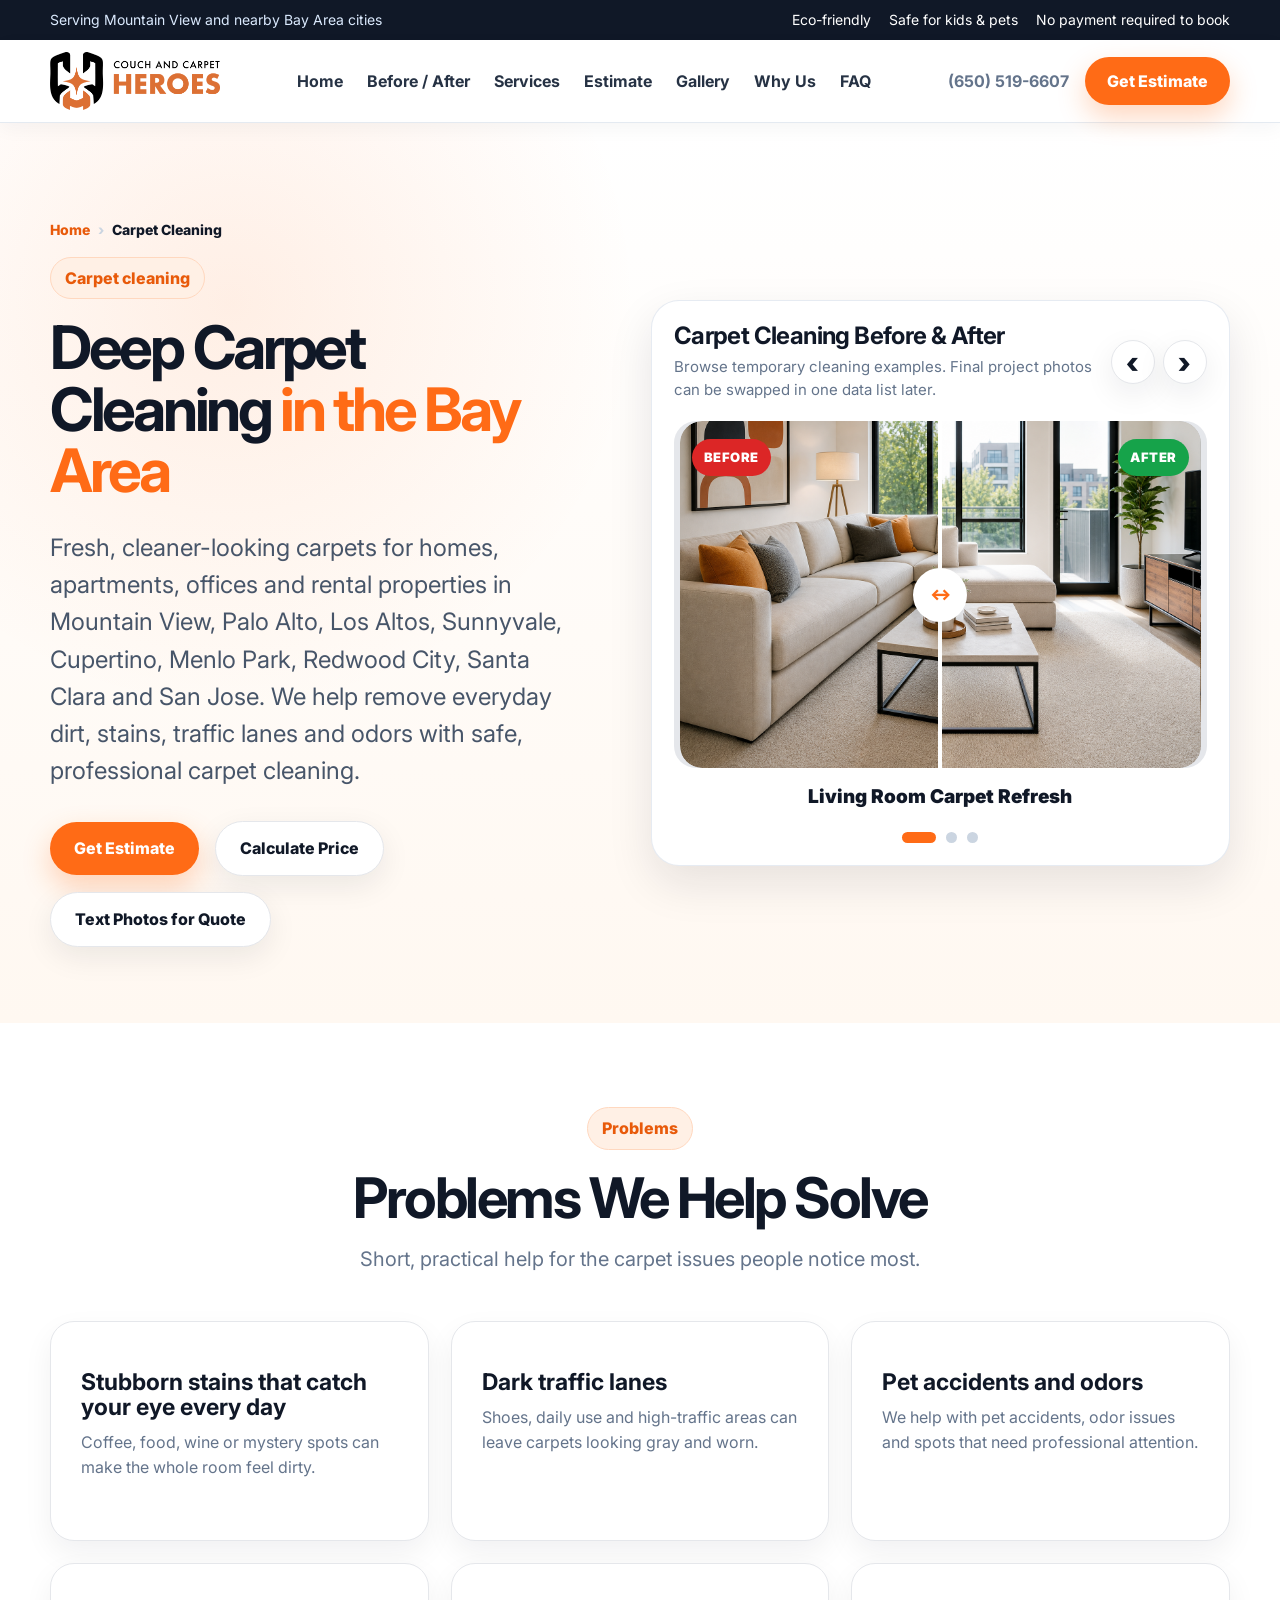
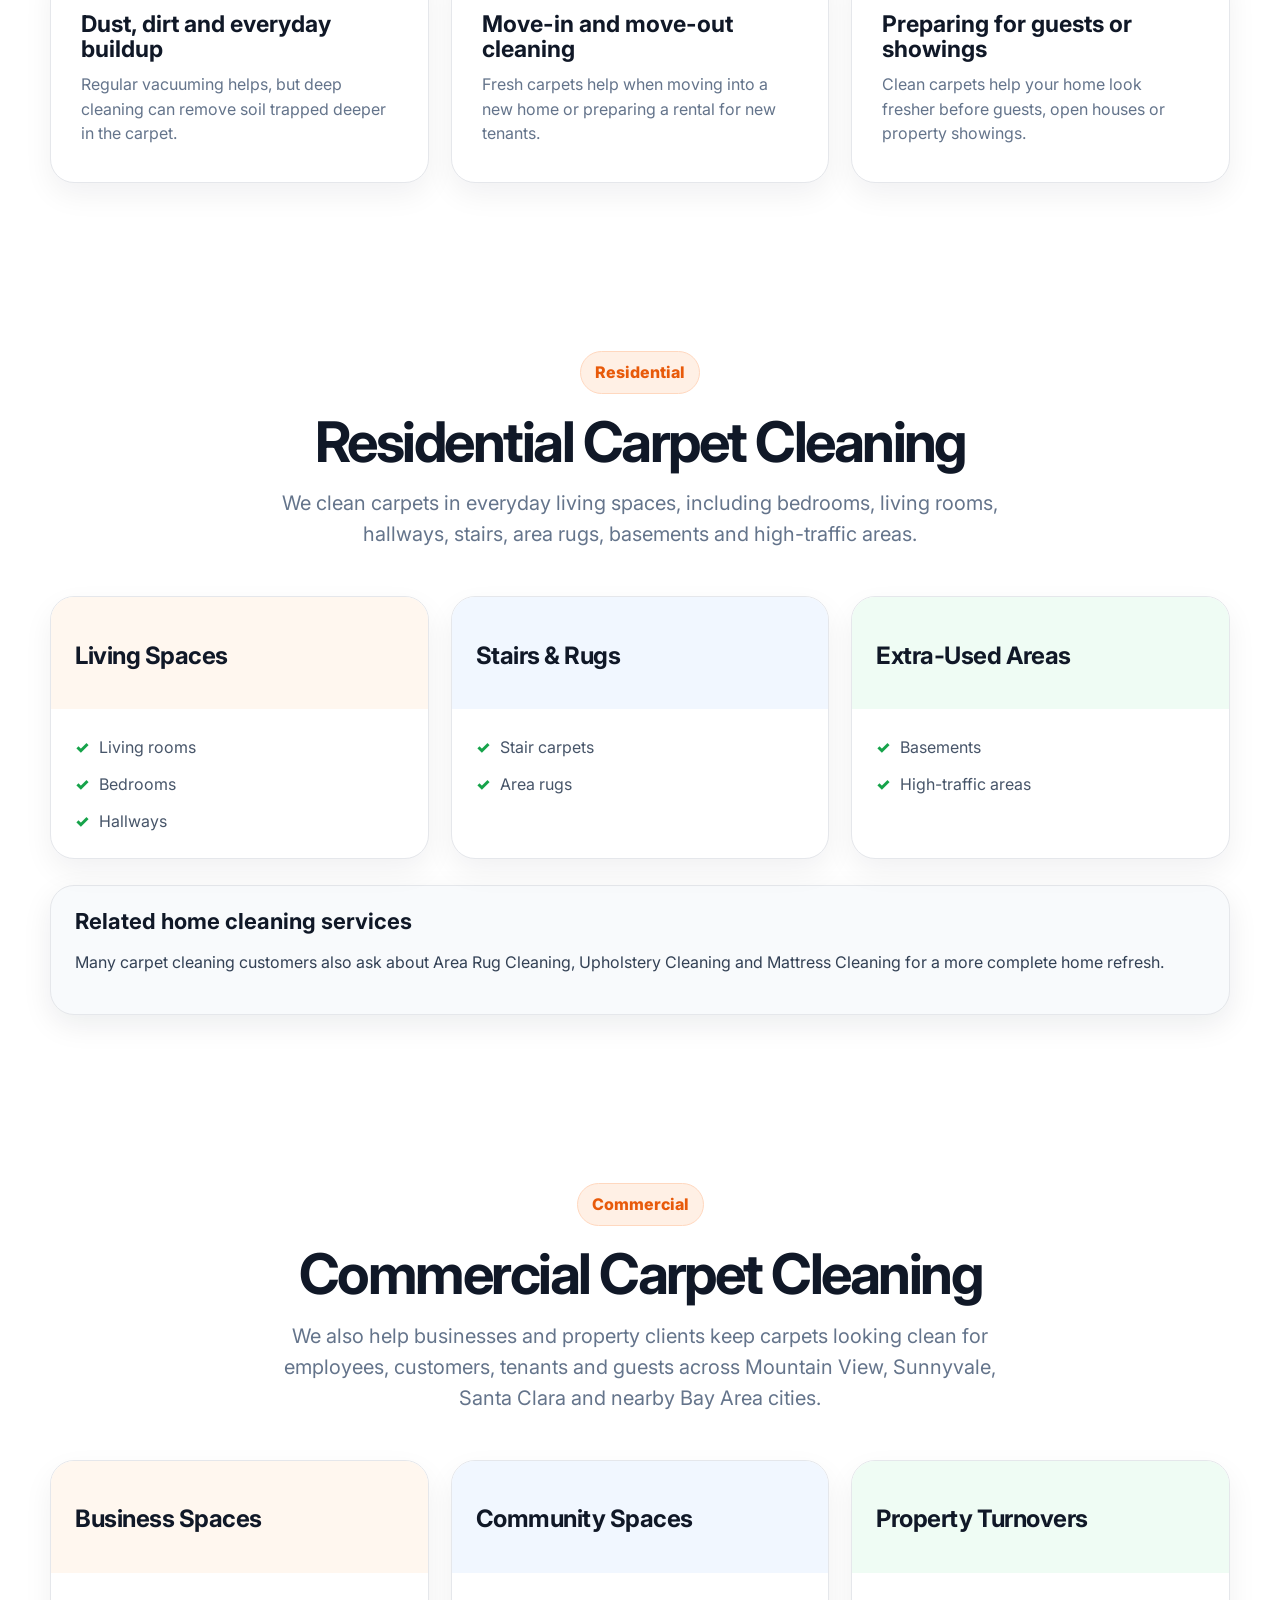
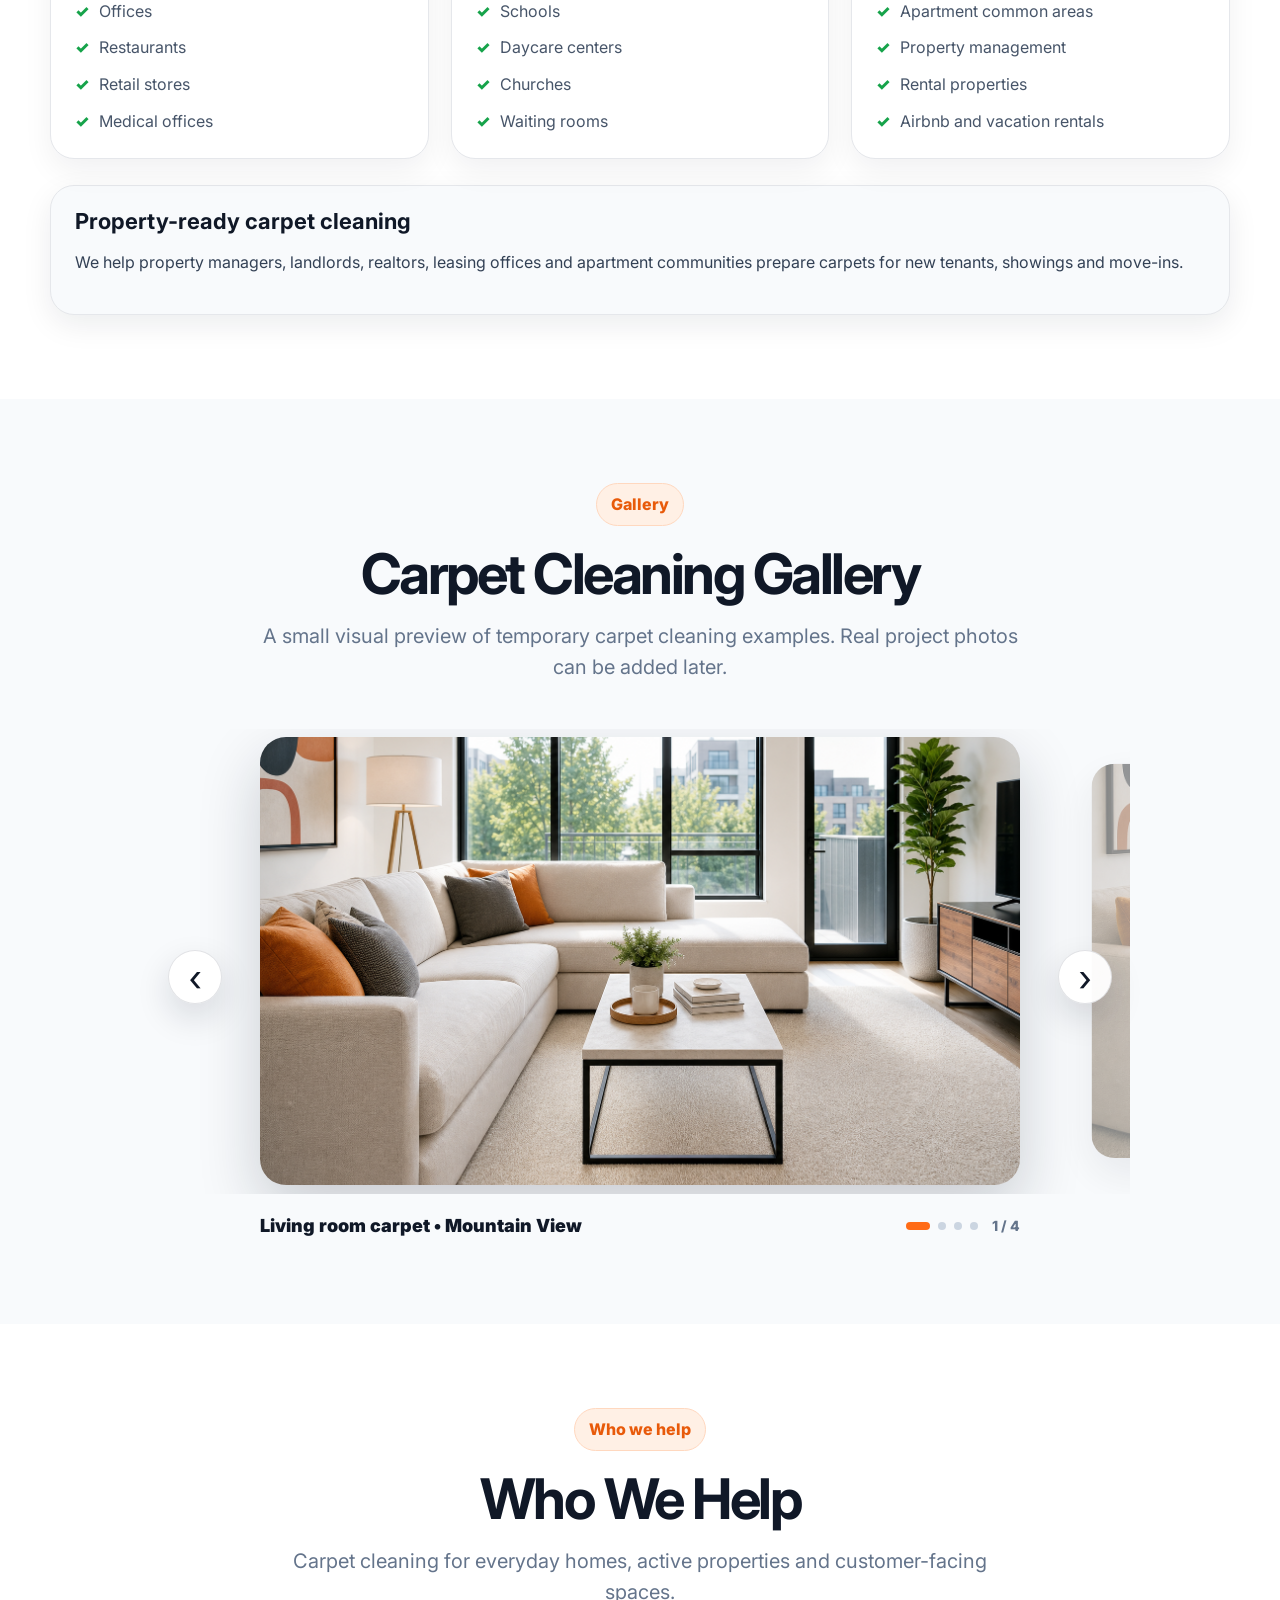
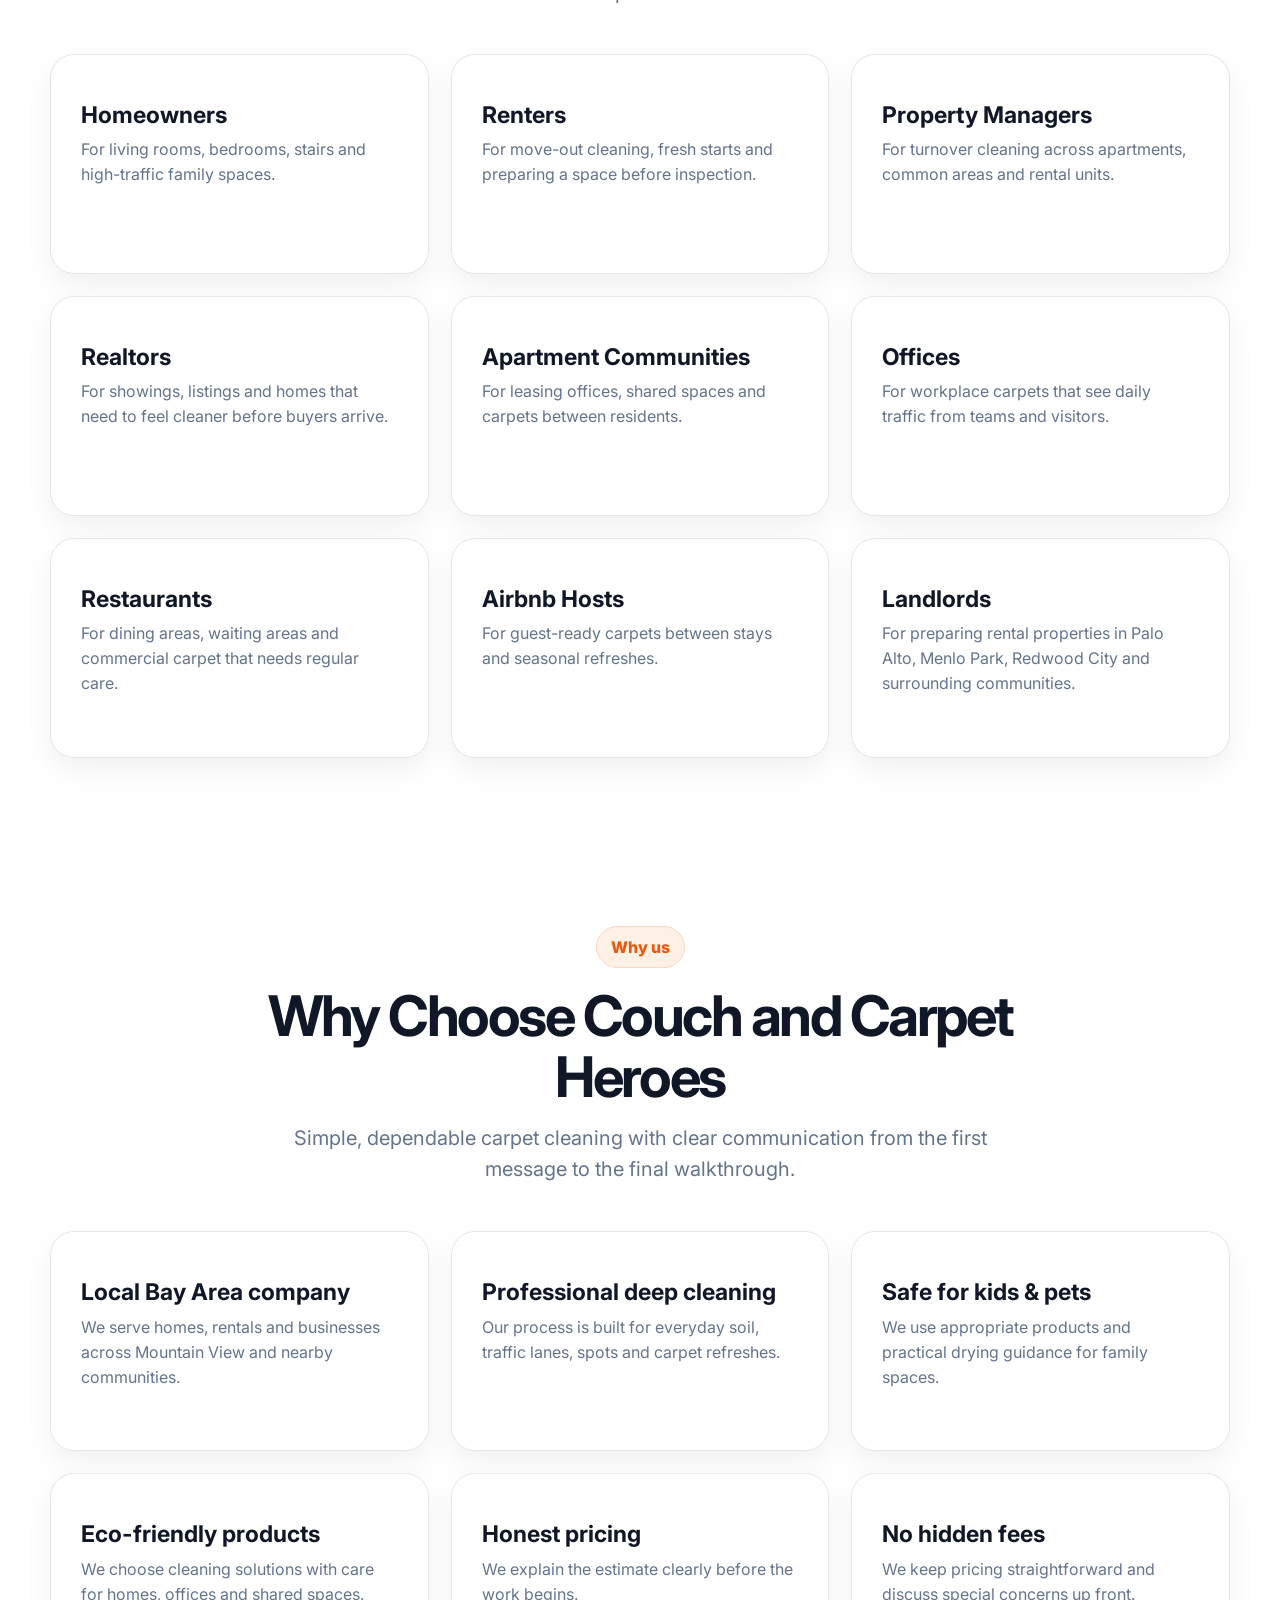
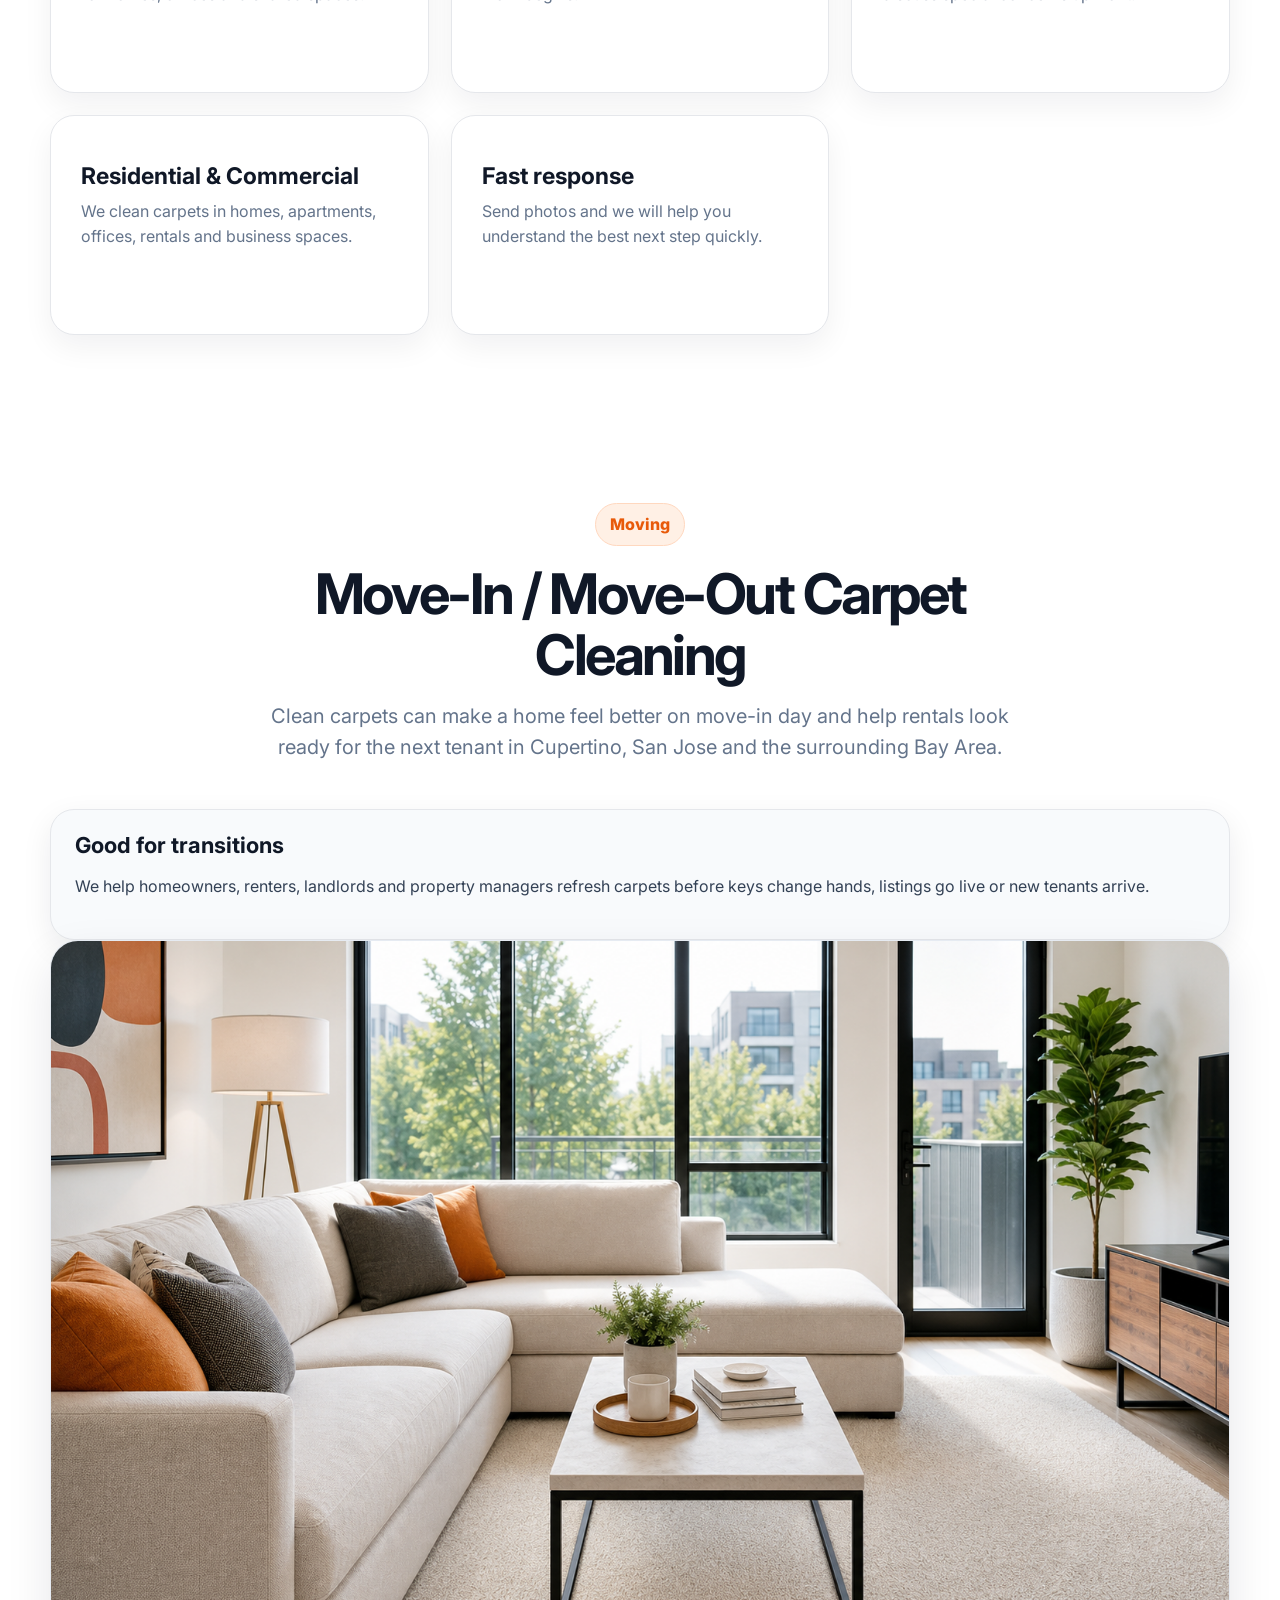
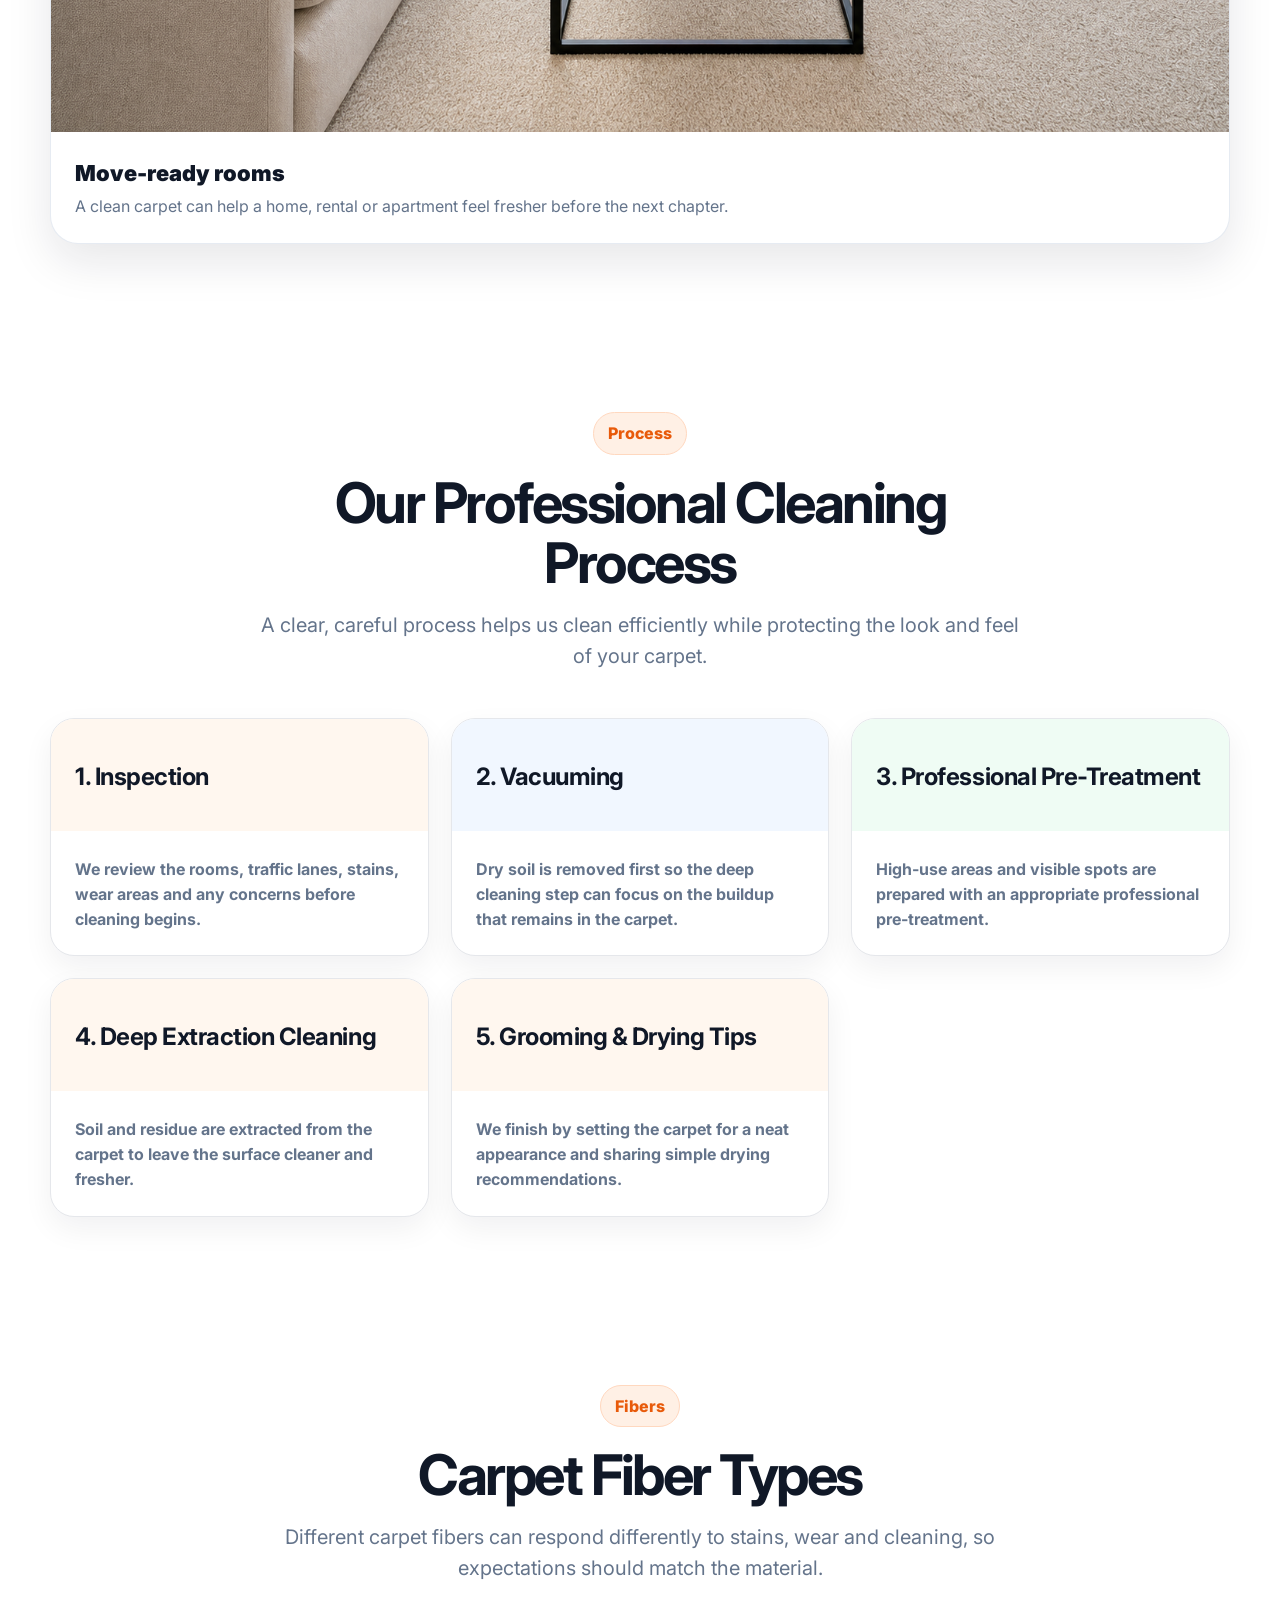
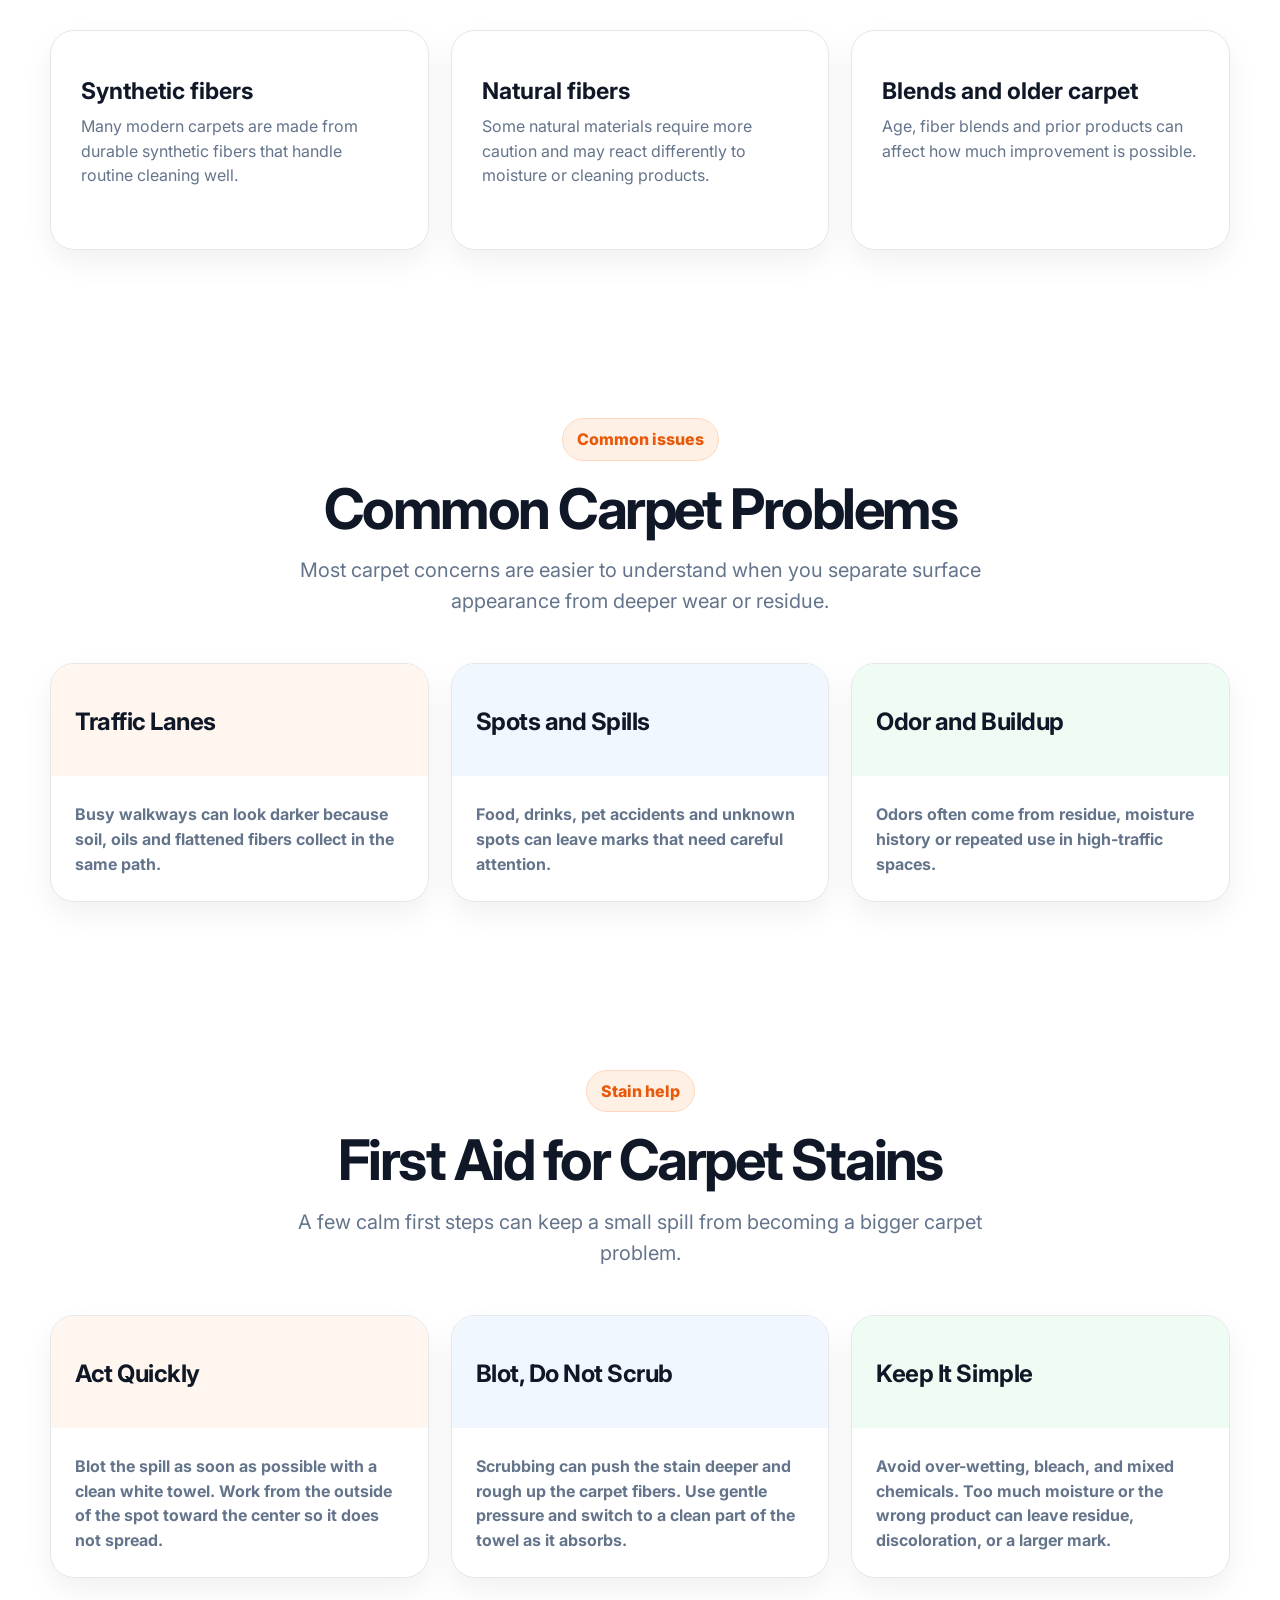
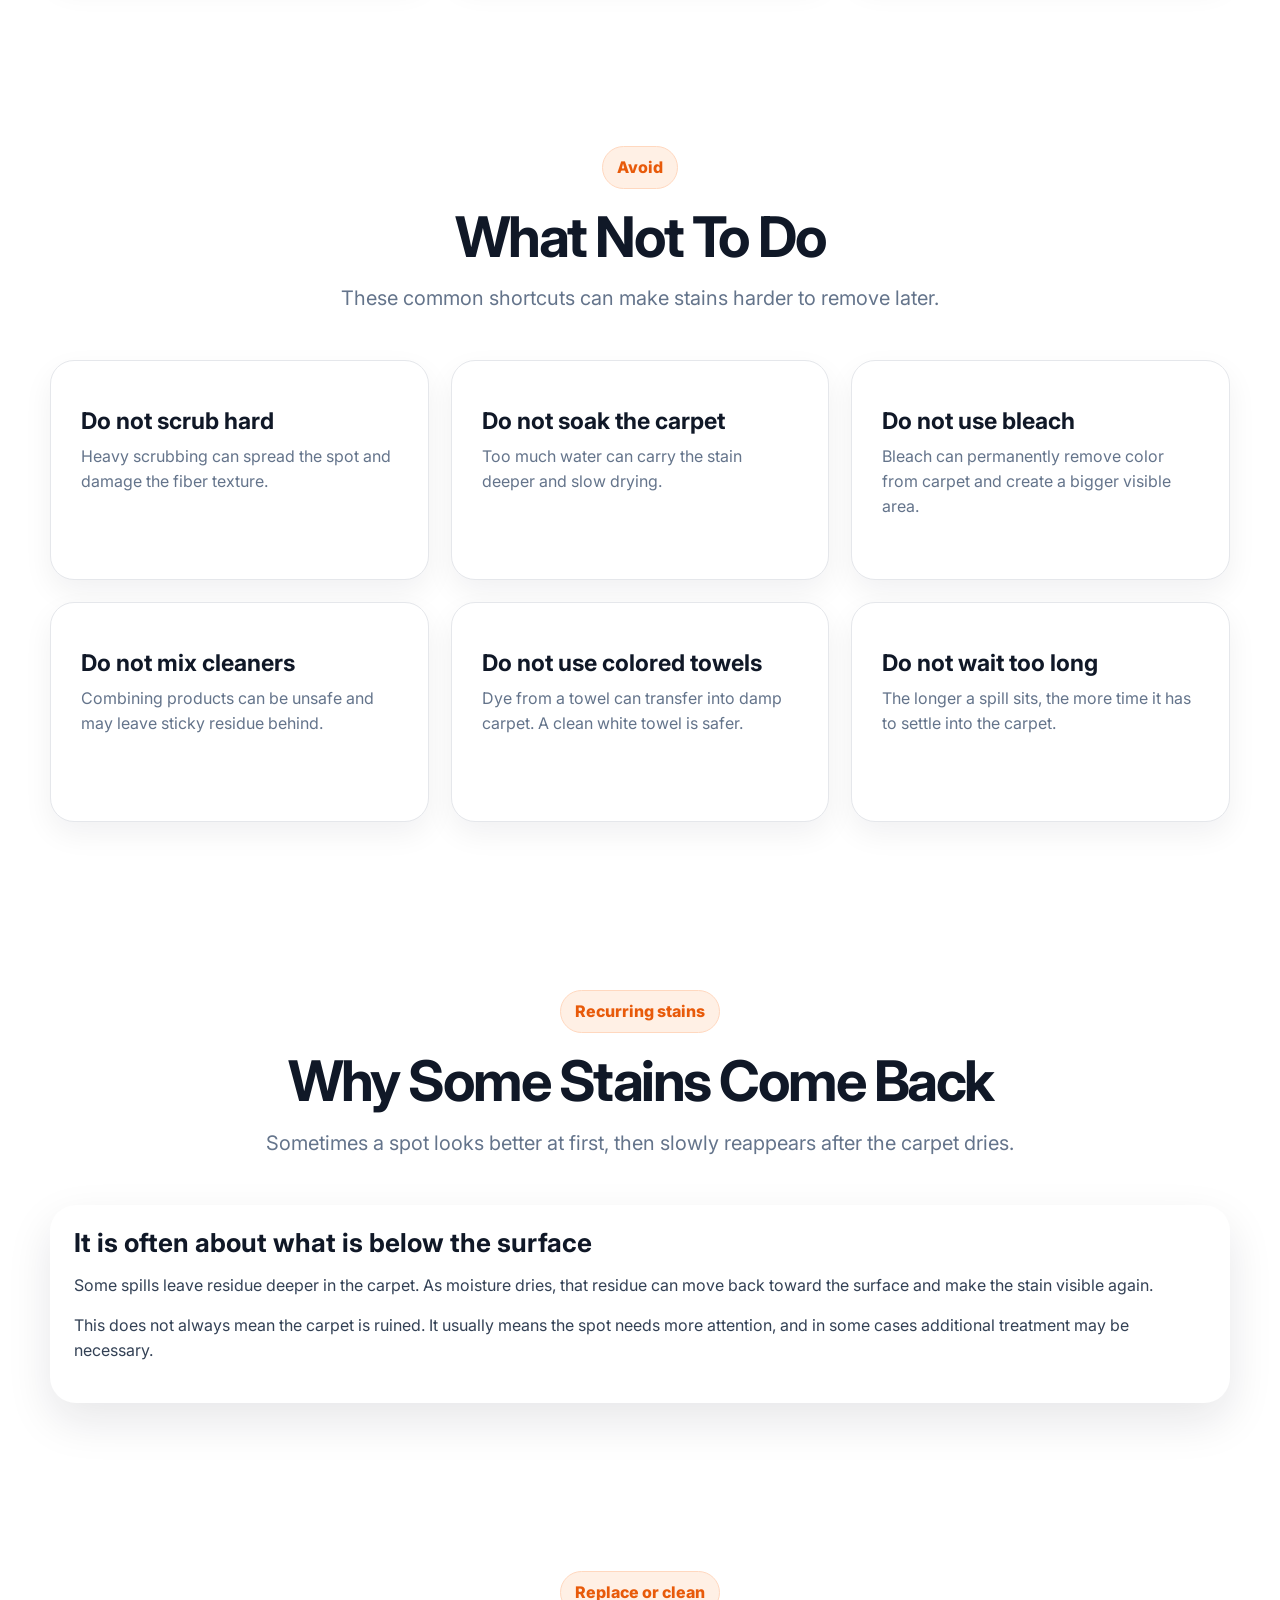
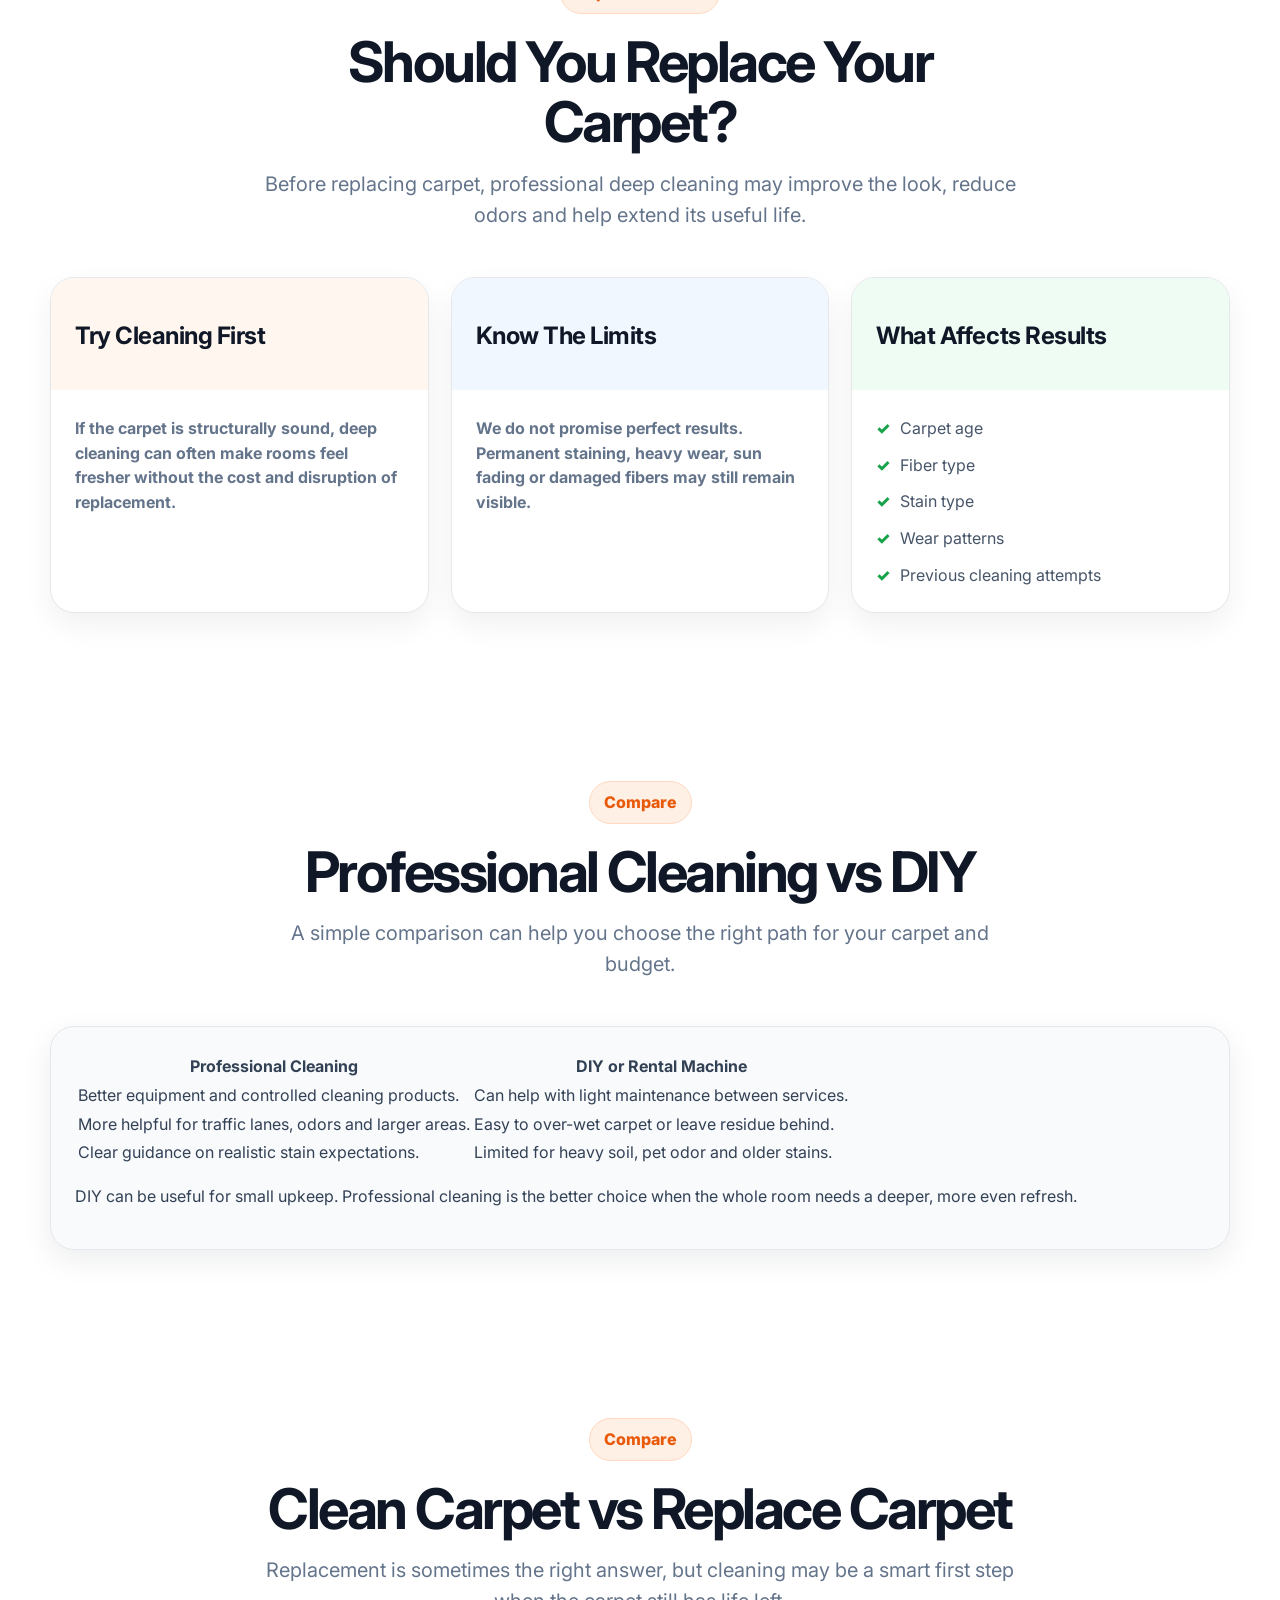
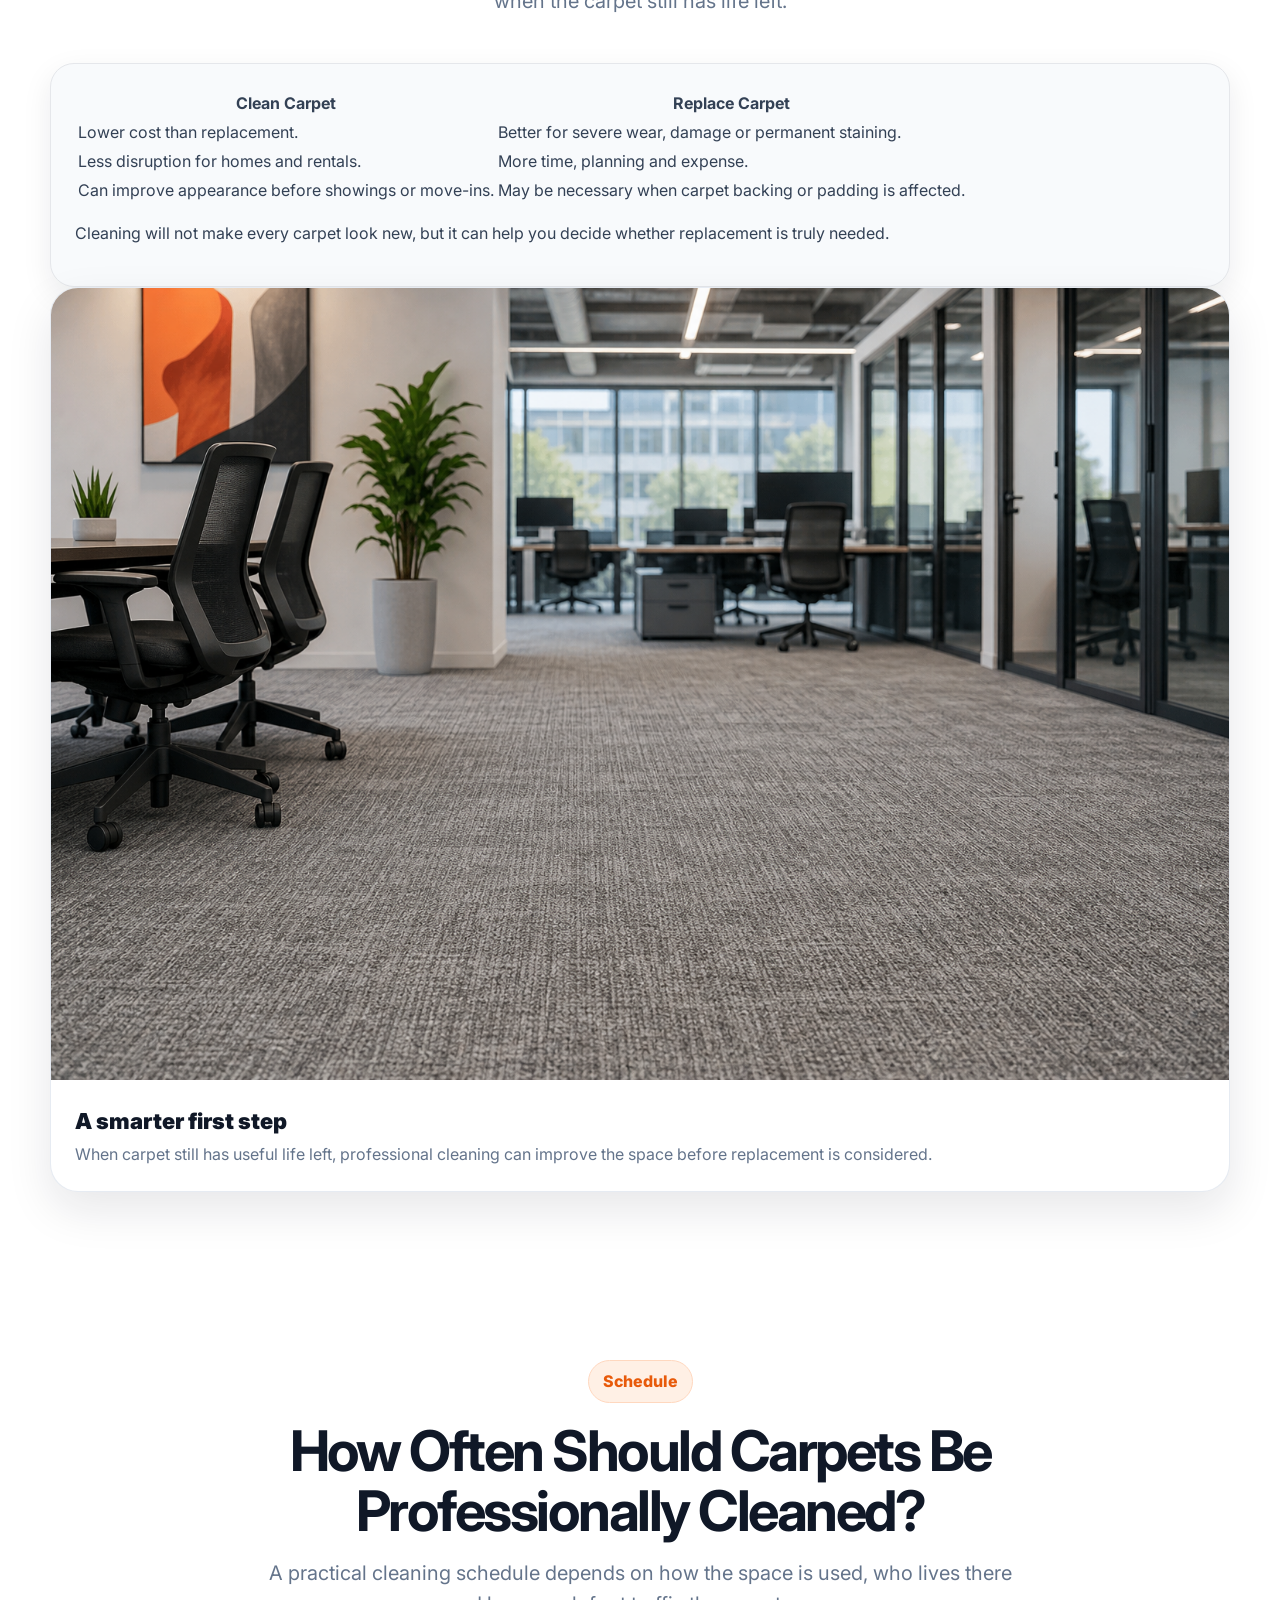
<file: carpet-cleaning/index.html>
<!DOCTYPE html>
<html lang="en">
<head>
  <meta charset="UTF-8">
  <meta name="viewport" content="width=device-width, initial-scale=1.0">
  <title>Carpet Cleaning in Mountain View &amp; Bay Area | Couch and Carpet Heroes</title>
  <meta name="description" content="Deep carpet cleaning for homes, apartments, offices and rental properties in Mountain View, Palo Alto, Sunnyvale, Los Altos, Cupertino and nearby Bay Area cities.">
  <meta name="robots" content="index, follow">
  <link rel="canonical" href="https://slavaku.github.io/couch-and-carpet-heroes-v2/carpet-cleaning/">
  <meta property="og:title" content="Carpet Cleaning in Mountain View &amp; Bay Area | Couch and Carpet Heroes">
  <meta property="og:description" content="Professional carpet cleaning for homes, offices, apartments and rentals in Mountain View and nearby Bay Area cities.">
  <meta property="og:image" content="https://slavaku.github.io/couch-and-carpet-heroes-v2/assets/hero-clean-living-room.png">
  <meta property="og:url" content="https://slavaku.github.io/couch-and-carpet-heroes-v2/carpet-cleaning/">
  <meta property="og:site_name" content="Couch and Carpet Heroes">
  <meta property="og:type" content="website">
  <meta name="twitter:card" content="summary_large_image">
  <meta name="twitter:title" content="Carpet Cleaning in Mountain View &amp; Bay Area | Couch and Carpet Heroes">
  <meta name="twitter:description" content="Professional carpet cleaning for homes, offices, apartments and rentals in Mountain View and nearby Bay Area cities.">
  <meta name="twitter:image" content="https://slavaku.github.io/couch-and-carpet-heroes-v2/assets/hero-clean-living-room.png">
  <link rel="icon" type="image/png" href="../assets/logo-couch-carpet-heroes.png">
  <link rel="apple-touch-icon" href="../assets/logo-couch-carpet-heroes.png">
  <link rel="preconnect" href="https://fonts.googleapis.com">
  <link rel="preconnect" href="https://fonts.gstatic.com" crossorigin>
  <link rel="preconnect" href="https://gxtrpycepqnecoyxnonl.supabase.co" crossorigin>
  <link href="https://fonts.googleapis.com/css2?family=Inter:wght@400;500;600;700;800;900&display=swap" rel="stylesheet">
  <link rel="stylesheet" href="../styles.css?v=20260718-ba-labels">
  <script type="application/ld+json">
  {"@context":"https://schema.org","@graph":[{"@type":["LocalBusiness","ProfessionalService"],"@id":"https://slavaku.github.io/couch-and-carpet-heroes-v2/#localbusiness","name":"Couch and Carpet Heroes","url":"https://slavaku.github.io/couch-and-carpet-heroes-v2/","logo":"https://slavaku.github.io/couch-and-carpet-heroes-v2/assets/logo-couch-carpet-heroes.png","image":"https://slavaku.github.io/couch-and-carpet-heroes-v2/assets/hero-clean-living-room.png","telephone":"+16505196607","email":"info@ccheroes-pro.com","priceRange":"$","slogan":"Professional soft-surface cleaning for Bay Area homes and businesses.","description":"Couch and Carpet Heroes provides carpet, upholstery, mattress and area rug cleaning in Mountain View and nearby Bay Area cities.","areaServed":[{"@type":"City","name":"Mountain View"},{"@type":"City","name":"Palo Alto"},{"@type":"City","name":"Los Altos"},{"@type":"City","name":"Sunnyvale"},{"@type":"City","name":"Cupertino"},{"@type":"City","name":"Menlo Park"},{"@type":"City","name":"Redwood City"},{"@type":"City","name":"Santa Clara"},{"@type":"City","name":"San Jose"},{"@type":"City","name":"Bay Area"}],"openingHoursSpecification":[{"@type":"OpeningHoursSpecification","dayOfWeek":["Monday","Tuesday","Wednesday","Thursday","Friday","Saturday","Sunday"],"opens":"08:00","closes":"20:00"}],"hasOfferCatalog":{"@type":"OfferCatalog","name":"Cleaning services","itemListElement":[{"@type":"Offer","itemOffered":{"@type":"Service","name":"Carpet Cleaning","serviceType":"Carpet Cleaning","url":"https://slavaku.github.io/couch-and-carpet-heroes-v2/carpet-cleaning/","provider":{"@id":"https://slavaku.github.io/couch-and-carpet-heroes-v2/#localbusiness"},"areaServed":["Mountain View","Palo Alto","Los Altos","Sunnyvale","Cupertino","Menlo Park","Redwood City","Santa Clara","San Jose","Bay Area"]}},{"@type":"Offer","itemOffered":{"@type":"Service","name":"Area Rug Cleaning","serviceType":"Area Rug Cleaning","url":"https://slavaku.github.io/couch-and-carpet-heroes-v2/area-rug-cleaning/","provider":{"@id":"https://slavaku.github.io/couch-and-carpet-heroes-v2/#localbusiness"},"areaServed":["Mountain View","Palo Alto","Los Altos","Sunnyvale","Cupertino","Menlo Park","Redwood City","Santa Clara","San Jose","Bay Area"]}},{"@type":"Offer","itemOffered":{"@type":"Service","name":"Upholstery Cleaning","serviceType":"Upholstery Cleaning","url":"https://slavaku.github.io/couch-and-carpet-heroes-v2/upholstery-cleaning/","provider":{"@id":"https://slavaku.github.io/couch-and-carpet-heroes-v2/#localbusiness"},"areaServed":["Mountain View","Palo Alto","Los Altos","Sunnyvale","Cupertino","Menlo Park","Redwood City","Santa Clara","San Jose","Bay Area"]}},{"@type":"Offer","itemOffered":{"@type":"Service","name":"Mattress Cleaning","serviceType":"Mattress Cleaning","url":"https://slavaku.github.io/couch-and-carpet-heroes-v2/mattress-cleaning/","provider":{"@id":"https://slavaku.github.io/couch-and-carpet-heroes-v2/#localbusiness"},"areaServed":["Mountain View","Palo Alto","Los Altos","Sunnyvale","Cupertino","Menlo Park","Redwood City","Santa Clara","San Jose","Bay Area"]}}]}},{"@type":"Organization","@id":"https://slavaku.github.io/couch-and-carpet-heroes-v2/#organization","name":"Couch and Carpet Heroes","url":"https://slavaku.github.io/couch-and-carpet-heroes-v2/","logo":"https://slavaku.github.io/couch-and-carpet-heroes-v2/assets/logo-couch-carpet-heroes.png","contactPoint":{"@type":"ContactPoint","telephone":"+16505196607","contactType":"customer service","areaServed":"US-CA","availableLanguage":["English"]}},{"@type":"WebSite","@id":"https://slavaku.github.io/couch-and-carpet-heroes-v2/#website","name":"Couch and Carpet Heroes","url":"https://slavaku.github.io/couch-and-carpet-heroes-v2/","publisher":{"@id":"https://slavaku.github.io/couch-and-carpet-heroes-v2/#organization"},"potentialAction":{"@type":"SearchAction","target":"https://slavaku.github.io/couch-and-carpet-heroes-v2/?q={search_term_string}","query-input":"required name=search_term_string"}},{"@type":"Service","@id":"https://slavaku.github.io/couch-and-carpet-heroes-v2/carpet-cleaning/#service","name":"Professional Carpet Cleaning","serviceType":"Carpet Cleaning","provider":{"@id":"https://slavaku.github.io/couch-and-carpet-heroes-v2/#localbusiness"},"areaServed":["Mountain View","Palo Alto","Los Altos","Sunnyvale","Cupertino","Menlo Park","Redwood City","Santa Clara","San Jose","Bay Area"],"description":"Professional carpet cleaning for homes, apartments, offices and rental properties in Mountain View and nearby Bay Area cities.","url":"https://slavaku.github.io/couch-and-carpet-heroes-v2/carpet-cleaning/","category":"Cleaning service"},{"@type":"FAQPage","@id":"https://slavaku.github.io/couch-and-carpet-heroes-v2/carpet-cleaning/#faq","mainEntity":[{"@type":"Question","name":"How long does carpet take to dry?","acceptedAnswer":{"@type":"Answer","text":"Most carpets dry the same day. Drying time depends on airflow, humidity, carpet thickness and how much cleaning was needed."}},{"@type":"Question","name":"Can old stains be removed?","acceptedAnswer":{"@type":"Answer","text":"Many old stains can improve, but some may not disappear completely. Results depend on the stain type, carpet fiber, age and previous cleaning attempts."}},{"@type":"Question","name":"Can you help with pet odors?","acceptedAnswer":{"@type":"Answer","text":"Yes, we can help with many pet odor issues. Severe or repeated accidents may need additional treatment."}},{"@type":"Question","name":"Is carpet cleaning safe for kids and pets?","acceptedAnswer":{"@type":"Answer","text":"We choose safe, appropriate cleaning products and recommend keeping kids and pets off freshly cleaned carpet until it is dry."}},{"@type":"Question","name":"Do you clean apartments?","acceptedAnswer":{"@type":"Answer","text":"Yes. We clean apartments, condos, rental units and move-out carpets throughout the Bay Area."}},{"@type":"Question","name":"Do you clean offices?","acceptedAnswer":{"@type":"Answer","text":"Yes. We clean office carpets, waiting rooms, common areas and other commercial spaces."}},{"@type":"Question","name":"Do you clean carpeted stairs?","acceptedAnswer":{"@type":"Answer","text":"Yes. Stair carpets are common high-traffic areas, and we can include them in your estimate."}},{"@type":"Question","name":"How is pricing calculated?","acceptedAnswer":{"@type":"Answer","text":"Pricing depends on rooms, stairs, soil level, stains, access and special concerns. Photos help us give a clearer estimate."}},{"@type":"Question","name":"Do I need to move furniture?","acceptedAnswer":{"@type":"Answer","text":"Please move small items, toys, plants and fragile pieces before we arrive. We can discuss larger furniture when quoting the job."}}]},{"@type":"BreadcrumbList","@id":"https://slavaku.github.io/couch-and-carpet-heroes-v2/carpet-cleaning/#breadcrumb","itemListElement":[{"@type":"ListItem","position":1,"name":"Home","item":"https://slavaku.github.io/couch-and-carpet-heroes-v2/"},{"@type":"ListItem","position":2,"name":"Carpet Cleaning","item":"https://slavaku.github.io/couch-and-carpet-heroes-v2/carpet-cleaning/"}]}]}
  </script>
</head>

<body>
  <a class="skip-link" href="#main">Skip to content</a>

  <div class="top-bar">
    <div class="container">
      <div class="top-note">Serving Mountain View and nearby Bay Area cities</div>
      <div class="top-actions">
        <span>Eco-friendly</span>
        <span>Safe for kids & pets</span>
        <span>No payment required to book</span>
      </div>
    </div>
  </div>

  <header class="site-header">
    <div class="container nav-wrap">
      <a class="brand" href="../" aria-label="Couch and Carpet Heroes home">
        <img src="../assets/logo-couch-carpet-heroes.png" alt="Couch and Carpet Heroes logo" width="1348" height="453" decoding="async">
      </a>

      <nav class="main-nav" id="mainNav" aria-label="Main navigation">
        <a href="../#home">Home</a>
        <a href="../#before-after">Before / After</a>
        <a href="../#services">Services</a>
        <a href="../#estimate">Estimate</a>
        <a href="../#gallery">Gallery</a>
        <a href="../#why">Why Us</a>
        <a href="../#faq">FAQ</a>
      </nav>

      <div class="header-cta">
        <a class="phone-link" href="tel:+16505196607" data-business-phone>(650) 519-6607</a>
        <a class="btn btn-primary" href="../#estimate">Get Estimate</a>
        <button class="mobile-menu-btn" id="menuBtn" aria-label="Open menu" aria-controls="mainNav" aria-expanded="false">&#9776;</button>
      </div>
    </div>
  </header>

  <main id="main">
    <section class="hero">
      <div class="container hero-grid">
        <div>
          <nav class="breadcrumbs" aria-label="Breadcrumb">
            <a href="../">Home</a>
            <span class="breadcrumb-separator" aria-hidden="true">&rsaquo;</span>
            <span aria-current="page">Carpet Cleaning</span>
          </nav>
          <div class="eyebrow">Carpet cleaning</div>
          <h1>Deep Carpet Cleaning <span>in the Bay Area</span></h1>
          <p class="lead">Fresh, cleaner-looking carpets for homes, apartments, offices and rental properties in Mountain View, Palo Alto, Los Altos, Sunnyvale, Cupertino, Menlo Park, Redwood City, Santa Clara and San Jose. We help remove everyday dirt, stains, traffic lanes and odors with safe, professional carpet cleaning.</p>
          <div class="hero-actions">
            <a class="btn btn-primary" href="../#estimate">Get Estimate</a>
            <a class="btn btn-secondary" href="../#estimate">Calculate Price</a>
            <a class="btn btn-secondary" href="sms:+16505196607?body=Hello%2C%20I%20would%20like%20an%20exact%20carpet%20cleaning%20quote.%20I%20can%20send%20photos." data-sms-link>Text Photos for Quote</a>
          </div>
        </div>

        <div class="hero-card">
          <div data-service-before-after-root></div>
        </div>
      </div>
    </section>

    <section>
      <div class="container">
        <div class="section-head">
          <div class="eyebrow">Problems</div>
          <h2>Problems We Help Solve</h2>
          <p>Short, practical help for the carpet issues people notice most.</p>
        </div>
        <div class="why-grid">
          <article class="why-card"><h3>Stubborn stains that catch your eye every day</h3><p>Coffee, food, wine or mystery spots can make the whole room feel dirty.</p></article>
          <article class="why-card"><h3>Dark traffic lanes</h3><p>Shoes, daily use and high-traffic areas can leave carpets looking gray and worn.</p></article>
          <article class="why-card"><h3>Pet accidents and odors</h3><p>We help with pet accidents, odor issues and spots that need professional attention.</p></article>
          <article class="why-card"><h3>Dust, dirt and everyday buildup</h3><p>Regular vacuuming helps, but deep cleaning can remove soil trapped deeper in the carpet.</p></article>
          <article class="why-card"><h3>Move-in and move-out cleaning</h3><p>Fresh carpets help when moving into a new home or preparing a rental for new tenants.</p></article>
          <article class="why-card"><h3>Preparing for guests or showings</h3><p>Clean carpets help your home look fresher before guests, open houses or property showings.</p></article>
        </div>
      </div>
    </section>

    <section>
      <div class="container">
        <div class="section-head">
          <div class="eyebrow">Residential</div>
          <h2>Residential Carpet Cleaning</h2>
          <p>We clean carpets in everyday living spaces, including bedrooms, living rooms, hallways, stairs, area rugs, basements and high-traffic areas.</p>
        </div>
        <div class="services-grid">
          <article class="service-card">
            <div class="service-top"><h3>Living Spaces</h3></div>
            <div class="service-body">
              <ul class="check-list">
                <li>Living rooms</li>
                <li>Bedrooms</li>
                <li>Hallways</li>
              </ul>
            </div>
          </article>
          <article class="service-card">
            <div class="service-top"><h3>Stairs & Rugs</h3></div>
            <div class="service-body">
              <ul class="check-list">
                <li>Stair carpets</li>
                <li>Area rugs</li>
              </ul>
            </div>
          </article>
          <article class="service-card">
            <div class="service-top"><h3>Extra-Used Areas</h3></div>
            <div class="service-body">
              <ul class="check-list">
                <li>Basements</li>
                <li>High-traffic areas</li>
              </ul>
            </div>
          </article>
        </div>
        <div class="additional-services">
          <h3>Related home cleaning services</h3>
          <p>Many carpet cleaning customers also ask about <a href="../area-rug-cleaning/">Area Rug Cleaning</a>, <a href="../upholstery-cleaning/">Upholstery Cleaning</a> and <a href="../mattress-cleaning/">Mattress Cleaning</a> for a more complete home refresh.</p>
        </div>
      </div>
    </section>

    <section>
      <div class="container">
        <div class="section-head">
          <div class="eyebrow">Commercial</div>
          <h2>Commercial Carpet Cleaning</h2>
          <p>We also help businesses and property clients keep carpets looking clean for employees, customers, tenants and guests across Mountain View, Sunnyvale, Santa Clara and nearby Bay Area cities.</p>
        </div>
        <div class="services-grid">
          <article class="service-card">
            <div class="service-top"><h3>Business Spaces</h3></div>
            <div class="service-body">
              <ul class="check-list">
                <li>Offices</li>
                <li>Restaurants</li>
                <li>Retail stores</li>
                <li>Medical offices</li>
              </ul>
            </div>
          </article>
          <article class="service-card">
            <div class="service-top"><h3>Community Spaces</h3></div>
            <div class="service-body">
              <ul class="check-list">
                <li>Schools</li>
                <li>Daycare centers</li>
                <li>Churches</li>
                <li>Waiting rooms</li>
              </ul>
            </div>
          </article>
          <article class="service-card">
            <div class="service-top"><h3>Property Turnovers</h3></div>
            <div class="service-body">
              <ul class="check-list">
                <li>Apartment common areas</li>
                <li>Property management</li>
                <li>Rental properties</li>
                <li>Airbnb and vacation rentals</li>
              </ul>
            </div>
          </article>
        </div>
        <div class="additional-services">
          <h3>Property-ready carpet cleaning</h3>
          <p>We help property managers, landlords, realtors, leasing offices and apartment communities prepare carpets for new tenants, showings and move-ins.</p>
        </div>
      </div>
    </section>

    <section class="gallery">
      <div class="container">
        <div class="section-head">
          <div class="eyebrow">Gallery</div>
          <h2>Carpet Cleaning Gallery</h2>
          <p>A small visual preview of temporary carpet cleaning examples. Real project photos can be added later.</p>
        </div>
        <div data-service-gallery-root></div>
      </div>
    </section>

    <section>
      <div class="container">
        <div class="section-head">
          <div class="eyebrow">Who we help</div>
          <h2>Who We Help</h2>
          <p>Carpet cleaning for everyday homes, active properties and customer-facing spaces.</p>
        </div>
        <div class="why-grid">
          <article class="why-card"><h3>Homeowners</h3><p>For living rooms, bedrooms, stairs and high-traffic family spaces.</p></article>
          <article class="why-card"><h3>Renters</h3><p>For move-out cleaning, fresh starts and preparing a space before inspection.</p></article>
          <article class="why-card"><h3>Property Managers</h3><p>For turnover cleaning across apartments, common areas and rental units.</p></article>
          <article class="why-card"><h3>Realtors</h3><p>For showings, listings and homes that need to feel cleaner before buyers arrive.</p></article>
          <article class="why-card"><h3>Apartment Communities</h3><p>For leasing offices, shared spaces and carpets between residents.</p></article>
          <article class="why-card"><h3>Offices</h3><p>For workplace carpets that see daily traffic from teams and visitors.</p></article>
          <article class="why-card"><h3>Restaurants</h3><p>For dining areas, waiting areas and commercial carpet that needs regular care.</p></article>
          <article class="why-card"><h3>Airbnb Hosts</h3><p>For guest-ready carpets between stays and seasonal refreshes.</p></article>
          <article class="why-card"><h3>Landlords</h3><p>For preparing rental properties in Palo Alto, Menlo Park, Redwood City and surrounding communities.</p></article>
        </div>
      </div>
    </section>

    <section>
      <div class="container">
        <div class="section-head">
          <div class="eyebrow">Why us</div>
          <h2>Why Choose Couch and Carpet Heroes</h2>
          <p>Simple, dependable carpet cleaning with clear communication from the first message to the final walkthrough.</p>
        </div>
        <div class="why-grid">
          <article class="why-card"><h3>Local Bay Area company</h3><p>We serve homes, rentals and businesses across Mountain View and nearby communities.</p></article>
          <article class="why-card"><h3>Professional deep cleaning</h3><p>Our process is built for everyday soil, traffic lanes, spots and carpet refreshes.</p></article>
          <article class="why-card"><h3>Safe for kids & pets</h3><p>We use appropriate products and practical drying guidance for family spaces.</p></article>
          <article class="why-card"><h3>Eco-friendly products</h3><p>We choose cleaning solutions with care for homes, offices and shared spaces.</p></article>
          <article class="why-card"><h3>Honest pricing</h3><p>We explain the estimate clearly before the work begins.</p></article>
          <article class="why-card"><h3>No hidden fees</h3><p>We keep pricing straightforward and discuss special concerns up front.</p></article>
          <article class="why-card"><h3>Residential & Commercial</h3><p>We clean carpets in homes, apartments, offices, rentals and business spaces.</p></article>
          <article class="why-card"><h3>Fast response</h3><p>Send photos and we will help you understand the best next step quickly.</p></article>
        </div>
      </div>
    </section>

    <section>
      <div class="container">
        <div class="section-head">
          <div class="eyebrow">Moving</div>
          <h2>Move-In / Move-Out Carpet Cleaning</h2>
          <p>Clean carpets can make a home feel better on move-in day and help rentals look ready for the next tenant in Cupertino, San Jose and the surrounding Bay Area.</p>
        </div>
        <div class="additional-services">
          <h3>Good for transitions</h3>
          <p>We help homeowners, renters, landlords and property managers refresh carpets before keys change hands, listings go live or new tenants arrive.</p>
        </div>
        <div data-service-image-break="moveReady"></div>
      </div>
    </section>

    <section>
      <div class="container">
        <div class="section-head">
          <div class="eyebrow">Process</div>
          <h2>Our Professional Cleaning Process</h2>
          <p>A clear, careful process helps us clean efficiently while protecting the look and feel of your carpet.</p>
        </div>
        <div class="services-grid">
          <article class="service-card">
            <div class="service-top"><h3>1. Inspection</h3></div>
            <div class="service-body"><p class="service-description">We review the rooms, traffic lanes, stains, wear areas and any concerns before cleaning begins.</p></div>
          </article>
          <article class="service-card">
            <div class="service-top"><h3>2. Vacuuming</h3></div>
            <div class="service-body"><p class="service-description">Dry soil is removed first so the deep cleaning step can focus on the buildup that remains in the carpet.</p></div>
          </article>
          <article class="service-card">
            <div class="service-top"><h3>3. Professional Pre-Treatment</h3></div>
            <div class="service-body"><p class="service-description">High-use areas and visible spots are prepared with an appropriate professional pre-treatment.</p></div>
          </article>
          <article class="service-card">
            <div class="service-top"><h3>4. Deep Extraction Cleaning</h3></div>
            <div class="service-body"><p class="service-description">Soil and residue are extracted from the carpet to leave the surface cleaner and fresher.</p></div>
          </article>
          <article class="service-card">
            <div class="service-top"><h3>5. Grooming & Drying Tips</h3></div>
            <div class="service-body"><p class="service-description">We finish by setting the carpet for a neat appearance and sharing simple drying recommendations.</p></div>
          </article>
        </div>
      </div>
    </section>

    <section>
      <div class="container">
        <div class="section-head">
          <div class="eyebrow">Fibers</div>
          <h2>Carpet Fiber Types</h2>
          <p>Different carpet fibers can respond differently to stains, wear and cleaning, so expectations should match the material.</p>
        </div>
        <div class="why-grid">
          <article class="why-card"><h3>Synthetic fibers</h3><p>Many modern carpets are made from durable synthetic fibers that handle routine cleaning well.</p></article>
          <article class="why-card"><h3>Natural fibers</h3><p>Some natural materials require more caution and may react differently to moisture or cleaning products.</p></article>
          <article class="why-card"><h3>Blends and older carpet</h3><p>Age, fiber blends and prior products can affect how much improvement is possible.</p></article>
        </div>
      </div>
    </section>

    <section>
      <div class="container">
        <div class="section-head">
          <div class="eyebrow">Common issues</div>
          <h2>Common Carpet Problems</h2>
          <p>Most carpet concerns are easier to understand when you separate surface appearance from deeper wear or residue.</p>
        </div>
        <div class="services-grid">
          <article class="service-card">
            <div class="service-top"><h3>Traffic Lanes</h3></div>
            <div class="service-body"><p class="service-description">Busy walkways can look darker because soil, oils and flattened fibers collect in the same path.</p></div>
          </article>
          <article class="service-card">
            <div class="service-top"><h3>Spots and Spills</h3></div>
            <div class="service-body"><p class="service-description">Food, drinks, pet accidents and unknown spots can leave marks that need careful attention.</p></div>
          </article>
          <article class="service-card">
            <div class="service-top"><h3>Odor and Buildup</h3></div>
            <div class="service-body"><p class="service-description">Odors often come from residue, moisture history or repeated use in high-traffic spaces.</p></div>
          </article>
        </div>
      </div>
    </section>

    <section>
      <div class="container">
        <div class="section-head">
          <div class="eyebrow">Stain help</div>
          <h2>First Aid for Carpet Stains</h2>
          <p>A few calm first steps can keep a small spill from becoming a bigger carpet problem.</p>
        </div>
        <div class="services-grid">
          <article class="service-card">
            <div class="service-top"><h3>Act Quickly</h3></div>
            <div class="service-body">
              <p class="service-description">Blot the spill as soon as possible with a clean white towel. Work from the outside of the spot toward the center so it does not spread.</p>
            </div>
          </article>
          <article class="service-card">
            <div class="service-top"><h3>Blot, Do Not Scrub</h3></div>
            <div class="service-body">
              <p class="service-description">Scrubbing can push the stain deeper and rough up the carpet fibers. Use gentle pressure and switch to a clean part of the towel as it absorbs.</p>
            </div>
          </article>
          <article class="service-card">
            <div class="service-top"><h3>Keep It Simple</h3></div>
            <div class="service-body">
              <p class="service-description">Avoid over-wetting, bleach, and mixed chemicals. Too much moisture or the wrong product can leave residue, discoloration, or a larger mark.</p>
            </div>
          </article>
        </div>
      </div>
    </section>

    <section>
      <div class="container">
        <div class="section-head">
          <div class="eyebrow">Avoid</div>
          <h2>What Not To Do</h2>
          <p>These common shortcuts can make stains harder to remove later.</p>
        </div>
        <div class="why-grid">
          <article class="why-card"><h3>Do not scrub hard</h3><p>Heavy scrubbing can spread the spot and damage the fiber texture.</p></article>
          <article class="why-card"><h3>Do not soak the carpet</h3><p>Too much water can carry the stain deeper and slow drying.</p></article>
          <article class="why-card"><h3>Do not use bleach</h3><p>Bleach can permanently remove color from carpet and create a bigger visible area.</p></article>
          <article class="why-card"><h3>Do not mix cleaners</h3><p>Combining products can be unsafe and may leave sticky residue behind.</p></article>
          <article class="why-card"><h3>Do not use colored towels</h3><p>Dye from a towel can transfer into damp carpet. A clean white towel is safer.</p></article>
          <article class="why-card"><h3>Do not wait too long</h3><p>The longer a spill sits, the more time it has to settle into the carpet.</p></article>
        </div>
      </div>
    </section>

    <section>
      <div class="container">
        <div class="section-head">
          <div class="eyebrow">Recurring stains</div>
          <h2>Why Some Stains Come Back</h2>
          <p>Sometimes a spot looks better at first, then slowly reappears after the carpet dries.</p>
        </div>
        <div class="quote-card">
          <h3>It is often about what is below the surface</h3>
          <p>Some spills leave residue deeper in the carpet. As moisture dries, that residue can move back toward the surface and make the stain visible again.</p>
          <p>This does not always mean the carpet is ruined. It usually means the spot needs more attention, and in some cases additional treatment may be necessary.</p>
        </div>
      </div>
    </section>

    <section>
      <div class="container">
        <div class="section-head">
          <div class="eyebrow">Replace or clean</div>
          <h2>Should You Replace Your Carpet?</h2>
          <p>Before replacing carpet, professional deep cleaning may improve the look, reduce odors and help extend its useful life.</p>
        </div>
        <div class="services-grid">
          <article class="service-card">
            <div class="service-top"><h3>Try Cleaning First</h3></div>
            <div class="service-body">
              <p class="service-description">If the carpet is structurally sound, deep cleaning can often make rooms feel fresher without the cost and disruption of replacement.</p>
            </div>
          </article>
          <article class="service-card">
            <div class="service-top"><h3>Know The Limits</h3></div>
            <div class="service-body">
              <p class="service-description">We do not promise perfect results. Permanent staining, heavy wear, sun fading or damaged fibers may still remain visible.</p>
            </div>
          </article>
          <article class="service-card">
            <div class="service-top"><h3>What Affects Results</h3></div>
            <div class="service-body">
              <ul class="check-list">
                <li>Carpet age</li>
                <li>Fiber type</li>
                <li>Stain type</li>
                <li>Wear patterns</li>
                <li>Previous cleaning attempts</li>
              </ul>
            </div>
          </article>
        </div>
      </div>
    </section>

    <section>
      <div class="container">
        <div class="section-head">
          <div class="eyebrow">Compare</div>
          <h2>Professional Cleaning vs DIY</h2>
          <p>A simple comparison can help you choose the right path for your carpet and budget.</p>
        </div>
        <div class="additional-services">
          <table aria-label="Professional carpet cleaning compared with DIY rental machine cleaning">
            <thead>
              <tr>
                <th>Professional Cleaning</th>
                <th>DIY or Rental Machine</th>
              </tr>
            </thead>
            <tbody>
              <tr>
                <td>Better equipment and controlled cleaning products.</td>
                <td>Can help with light maintenance between services.</td>
              </tr>
              <tr>
                <td>More helpful for traffic lanes, odors and larger areas.</td>
                <td>Easy to over-wet carpet or leave residue behind.</td>
              </tr>
              <tr>
                <td>Clear guidance on realistic stain expectations.</td>
                <td>Limited for heavy soil, pet odor and older stains.</td>
              </tr>
            </tbody>
          </table>
          <p>DIY can be useful for small upkeep. Professional cleaning is the better choice when the whole room needs a deeper, more even refresh.</p>
        </div>
      </div>
    </section>

    <section>
      <div class="container">
        <div class="section-head">
          <div class="eyebrow">Compare</div>
          <h2>Clean Carpet vs Replace Carpet</h2>
          <p>Replacement is sometimes the right answer, but cleaning may be a smart first step when the carpet still has life left.</p>
        </div>
        <div class="additional-services">
          <table aria-label="Cleaning existing carpet compared with replacing carpet">
            <thead>
              <tr>
                <th>Clean Carpet</th>
                <th>Replace Carpet</th>
              </tr>
            </thead>
            <tbody>
              <tr>
                <td>Lower cost than replacement.</td>
                <td>Better for severe wear, damage or permanent staining.</td>
              </tr>
              <tr>
                <td>Less disruption for homes and rentals.</td>
                <td>More time, planning and expense.</td>
              </tr>
              <tr>
                <td>Can improve appearance before showings or move-ins.</td>
                <td>May be necessary when carpet backing or padding is affected.</td>
              </tr>
            </tbody>
          </table>
          <p>Cleaning will not make every carpet look new, but it can help you decide whether replacement is truly needed.</p>
        </div>
        <div data-service-image-break="cleanVsReplace"></div>
      </div>
    </section>

    <section>
      <div class="container">
        <div class="section-head">
          <div class="eyebrow">Schedule</div>
          <h2>How Often Should Carpets Be Professionally Cleaned?</h2>
          <p>A practical cleaning schedule depends on how the space is used, who lives there and how much foot traffic the carpet sees.</p>
        </div>
        <div class="additional-services">
          <h3>Simple timing guide</h3>
          <ul>
            <li>Typical homes: every 12 to 18 months</li>
            <li>Homes with kids: every 6 to 12 months</li>
            <li>Homes with pets: every 6 to 12 months, or sooner after accidents</li>
            <li>Rental properties: between tenants or before showings</li>
            <li>Commercial spaces: quarterly, semi-annually or annually depending on traffic</li>
          </ul>
        </div>
      </div>
    </section>

    <section>
      <div class="container">
        <div class="section-head">
          <div class="eyebrow">Service areas</div>
          <h2>Areas We Serve</h2>
          <p>We provide carpet cleaning for homes, apartments, offices and rental properties across the Bay Area.</p>
        </div>
        <div class="additional-services">
          <h3>Local carpet cleaning service</h3>
          <p>Our service area includes Mountain View, Palo Alto, Los Altos, Sunnyvale, Cupertino, Menlo Park, Redwood City, Santa Clara and San Jose. If you are nearby, send photos and we can confirm availability for your carpet cleaning project.</p>
        </div>
      </div>
    </section>

    <section>
      <div class="container">
        <div class="section-head">
          <div class="eyebrow">Quick Answers</div>
          <h2>Quick Answers</h2>
          <p>Short, useful answers for common carpet cleaning decisions.</p>
        </div>
        <div class="why-grid">
          <article class="why-card"><h3>Can old stains be removed?</h3><p>Some old stains improve a lot, while others may remain. The result depends on the stain, fiber, age and what was used on it before.</p></article>
          <article class="why-card"><h3>How long does drying take?</h3><p>Most carpets dry the same day. Airflow, humidity and carpet thickness can change the drying time.</p></article>
          <article class="why-card"><h3>Is cleaning worth it before replacing?</h3><p>Often, yes. Cleaning can improve appearance and help you decide whether replacement is really necessary.</p></article>
          <article class="why-card"><h3>Can pet odors be removed?</h3><p>Many pet odor issues can be improved. Severe or repeated accidents may need extra attention and may not disappear completely.</p></article>
          <article class="why-card"><h3>Does cleaning help allergies?</h3><p>Cleaning can remove soil, dust and buildup from carpet. It is not a medical treatment, but many customers prefer a cleaner indoor surface.</p></article>
          <article class="why-card"><h3>Is professional cleaning better than rental machines?</h3><p>Professional cleaning is usually stronger and more controlled. Rental machines can help with light upkeep but are easy to overuse.</p></article>
          <article class="why-card"><h3>Can you clean apartments?</h3><p>Yes. We clean apartments, condos and rental units, including move-in and move-out carpet cleaning.</p></article>
          <article class="why-card"><h3>Do you clean offices?</h3><p>Yes. We clean offices, waiting rooms, shared spaces and commercial carpets with practical scheduling.</p></article>
          <article class="why-card"><h3>Do you move furniture?</h3><p>Please move small, fragile and personal items first. Larger furniture can be discussed when we review the job.</p></article>
          <article class="why-card"><h3>How long does an appointment take?</h3><p>It depends on the number of rooms, stairs, stains and access. Small jobs may be quick, while larger homes or offices take longer.</p></article>
          <article class="why-card"><h3>Can you clean stairs?</h3><p>Yes. Stairs are high-traffic areas and can be included with the rest of your carpet cleaning estimate.</p></article>
          <article class="why-card"><h3>Should I send photos?</h3><p>Photos help us understand the carpet, stains and room layout. They also make it easier to give a clearer estimate before arrival.</p></article>
        </div>
      </div>
    </section>

    <section>
      <div class="container">
        <div class="section-head">
          <div class="eyebrow">FAQ</div>
          <h2>Carpet Cleaning FAQ</h2>
          <p>Helpful details customers often ask about before scheduling carpet cleaning.</p>
        </div>
        <div class="faq-grid">
          <details open>
            <summary>How long does carpet take to dry?</summary>
            <p>Most carpets dry the same day. Drying time depends on airflow, humidity, carpet thickness and how much cleaning was needed.</p>
          </details>
          <details>
            <summary>Can old stains be removed?</summary>
            <p>Many old stains can improve, but some may not disappear completely. Results depend on the stain type, carpet fiber, age and previous cleaning attempts.</p>
          </details>
          <details>
            <summary>Can you help with pet odors?</summary>
            <p>Yes, we can help with many pet odor issues. Severe or repeated accidents may need additional treatment.</p>
          </details>
          <details>
            <summary>Is carpet cleaning safe for kids and pets?</summary>
            <p>We choose safe, appropriate cleaning products and recommend keeping kids and pets off freshly cleaned carpet until it is dry.</p>
          </details>
          <details>
            <summary>Do you clean apartments?</summary>
            <p>Yes. We clean apartments, condos, rental units and move-out carpets throughout the Bay Area.</p>
          </details>
          <details>
            <summary>Do you clean offices?</summary>
            <p>Yes. We clean office carpets, waiting rooms, common areas and other commercial spaces.</p>
          </details>
          <details>
            <summary>Do you clean carpeted stairs?</summary>
            <p>Yes. Stair carpets are common high-traffic areas, and we can include them in your estimate.</p>
          </details>
          <details>
            <summary>How is pricing calculated?</summary>
            <p>Pricing depends on rooms, stairs, soil level, stains, access and special concerns. Photos help us give a clearer estimate.</p>
          </details>
          <details>
            <summary>Do I need to move furniture?</summary>
            <p>Please move small items, toys, plants and fragile pieces before we arrive. We can discuss larger furniture when quoting the job.</p>
          </details>
        </div>
      </div>
    </section>

    <section>
      <div class="container">
        <div class="section-head">
          <div class="eyebrow">Related services</div>
          <h2>Related Services</h2>
          <p>Many customers combine carpet cleaning with other soft-surface cleaning services for a more complete refresh.</p>
        </div>
        <div class="services-grid">
          <article class="service-card">
            <div class="service-top"><h3><a href="../area-rug-cleaning/">Area Rug Cleaning</a></h3></div>
            <div class="service-body"><p class="service-description">Helpful for living room rugs, bedroom rugs and high-traffic area rugs.</p></div>
          </article>
          <article class="service-card">
            <div class="service-top"><h3><a href="../upholstery-cleaning/">Upholstery Cleaning</a></h3></div>
            <div class="service-body"><p class="service-description">A good companion service for chairs, fabric furniture and shared seating areas.</p></div>
          </article>
          <article class="service-card">
            <div class="service-top"><h3><a href="../mattress-cleaning/">Mattress Cleaning</a></h3></div>
            <div class="service-body"><p class="service-description">Useful when you want bedrooms to feel cleaner beyond the carpet itself.</p></div>
          </article>
        </div>
      </div>
    </section>

    <section>
      <div class="container">
        <div class="quote-card">
          <h3>Written by Slava</h3>
          <p>Slava is the founder of Couch and Carpet Heroes, a local Bay Area cleaning company serving Mountain View and nearby cities. He has real hands-on experience cleaning homes, apartments, rental properties, offices and commercial spaces. His work includes everyday carpet refreshes, move-out cleanings, high-traffic areas, pet-related concerns and customer-facing business spaces. Slava writes this guide to help customers understand what professional carpet cleaning can and cannot do before they book. The goal is honest guidance, clear expectations and careful service.</p>
        </div>
      </div>
    </section>

    <section>
      <div class="container">
        <div class="additional-services">
          <h3>Want a quick price range?</h3>
          <p>Use the existing estimate calculator on the homepage to choose carpet areas, stairs and cleaning details.</p>
          <a class="btn btn-primary" href="../#estimate">Calculate Price</a>
        </div>
      </div>
    </section>

    <section class="booking-band">
      <div class="container booking-panel">
        <div class="booking-copy">
          <div class="eyebrow">Final CTA</div>
          <h2>Ready to Refresh Your Carpets?</h2>
          <p>Send a few photos or start with the estimate builder. We will help you understand the best next step for carpet cleaning in Mountain View, Palo Alto, Los Altos, Sunnyvale, Cupertino, Menlo Park, Redwood City, Santa Clara or San Jose before the work begins.</p>
        </div>
        <div class="quote-card">
          <h3>Get a clear carpet cleaning quote</h3>
          <p>Tell us what rooms or areas need cleaning, and include photos if you want a more accurate estimate.</p>
          <a class="btn btn-primary" href="../#estimate">Get Estimate</a>
          <a class="btn btn-secondary" href="sms:+16505196607?body=Hello%2C%20I%20would%20like%20a%20carpet%20cleaning%20quote.%20I%20can%20send%20photos." data-sms-link>Text Photos for Quote</a>
        </div>
      </div>
    </section>
  </main>

  <footer>
    <div class="container">
      <div class="footer-grid">
        <div>
          <img class="footer-logo" src="../assets/logo-couch-carpet-heroes.png" alt="Couch and Carpet Heroes logo" width="1348" height="453" loading="lazy" decoding="async">
          <p>Professional sofa, carpet, rug, mattress and upholstery cleaning for homes and businesses.</p>
        </div>
        <div>
          <h3>Quick links</h3>
          <a href="../#services">Services</a>
          <a href="../#estimate">Estimate</a>
          <a href="../#before-after">Before / After</a>
        </div>
        <div>
          <h3>Services</h3>
          <a href="../carpet-cleaning/">Carpet Cleaning</a>
          <a href="../area-rug-cleaning/">Area Rug Cleaning</a>
          <a href="../upholstery-cleaning/">Upholstery Cleaning</a>
          <a href="../mattress-cleaning/">Mattress Cleaning</a>
        </div>
        <div>
          <h3>Contact</h3>
          <a href="tel:+16505196607" data-business-phone>(650) 519-6607</a>
          <a href="mailto:info@ccheroes-pro.com">info@ccheroes-pro.com</a>
        </div>
      </div>
      <div class="footer-bottom">© 2026 Couch and Carpet Heroes. All rights reserved.</div>
    </div>
  </footer>  <script src="../script.js?v=20260718-ba-labels"></script>
  <script src="service-page-components.js?v=20260718-ba-labels"></script>
  <script src="../cms-runtime.js?v=20260718-ba-labels"></script>
</body>
</html>
</file>
<file: styles.css>
:root {
  --orange: #ff6b16;
  --orange-dark: #e85a0a;
  --navy: #101827;
  --text: #334155;
  --muted: #64748b;
  --line: #e5e7eb;
  --soft: #fff7ef;
  --soft-blue: #f1f7ff;
  --white: #ffffff;
  --green: #16a34a;
  --radius-lg: 28px;
  --radius-md: 18px;
  --shadow: 0 18px 45px rgba(15, 23, 42, 0.10);
  --shadow-soft: 0 10px 30px rgba(15, 23, 42, 0.08);
  --container: 1180px;
}

* { box-sizing: border-box; }
html { scroll-behavior: smooth; }

body {
  margin: 0;
  font-family: Inter, system-ui, -apple-system, BlinkMacSystemFont, "Segoe UI", sans-serif;
  color: var(--text);
  background: #ffffff;
  line-height: 1.55;
}

img { max-width: 100%; display: block; }
a { color: inherit; text-decoration: none; }
button, input, select, textarea { font: inherit; }

.container {
  width: min(100% - 32px, var(--container));
  margin-inline: auto;
}

.skip-link {
  position: absolute;
  left: 16px;
  top: -60px;
  background: var(--navy);
  color: white;
  padding: 10px 14px;
  border-radius: 10px;
  z-index: 1000;
}
.skip-link:focus { top: 16px; }

.top-bar {
  background: var(--navy);
  color: white;
  font-size: 14px;
}
.top-bar .container {
  min-height: 40px;
  display: flex;
  align-items: center;
  justify-content: space-between;
  gap: 16px;
}
.top-note { color: #dbeafe; }
.top-actions { display: flex; gap: 18px; align-items: center; white-space: nowrap; }

.site-header {
  position: sticky;
  top: 0;
  z-index: 100;
  background: rgba(255,255,255,0.94);
  backdrop-filter: blur(16px);
  border-bottom: 1px solid rgba(226, 232, 240, 0.9);
  box-shadow: 0 6px 18px rgba(15, 23, 42, 0.04);
}

.nav-wrap {
  min-height: 82px;
  display: flex;
  align-items: center;
  justify-content: space-between;
  gap: 28px;
}
.brand { display: flex; align-items: center; gap: 12px; flex: 0 0 auto; }
.brand img { width: 170px; height: auto; }

.main-nav {
  display: flex;
  align-items: center;
  gap: 24px;
  font-weight: 700;
  color: #263244;
}
.main-nav a { position: relative; padding: 28px 0; }
.main-nav a::after {
  content: "";
  position: absolute;
  left: 0;
  bottom: 22px;
  width: 0;
  height: 3px;
  background: var(--orange);
  border-radius: 999px;
  transition: width .2s ease;
}
.main-nav a:hover::after { width: 100%; }

.header-cta { display: flex; align-items: center; gap: 16px; white-space: nowrap; }
.phone-link { color: var(--muted); font-weight: 700; }

.btn {
  display: inline-flex;
  align-items: center;
  justify-content: center;
  gap: 10px;
  min-height: 52px;
  padding: 14px 24px;
  border-radius: 999px;
  border: 0;
  cursor: pointer;
  font-weight: 800;
  transition: transform .18s ease, box-shadow .18s ease, background .18s ease;
}
.btn-primary {
  color: white;
  background: var(--orange);
  box-shadow: 0 12px 28px rgba(255, 107, 22, 0.28);
}
.btn-primary:hover { background: var(--orange-dark); transform: translateY(-2px); }
.header-cta .btn {
  min-height: 47px;
  padding: 12px 22px;
}
.btn-secondary {
  color: var(--navy);
  background: white;
  border: 1px solid var(--line);
  box-shadow: var(--shadow-soft);
}
.mobile-menu-btn { display: none; }

.hero {
  padding: 96px 0 76px;
  background:
    radial-gradient(circle at 18% 20%, rgba(255, 107, 22, .10), transparent 32%),
    linear-gradient(180deg, #fff, #fff8f1 100%);
  overflow: hidden;
}
.hero-grid {
  display: grid;
  grid-template-columns: .96fr 1.04fr;
  gap: 66px;
  align-items: center;
}
.eyebrow {
  display: inline-flex;
  align-items: center;
  gap: 8px;
  color: var(--orange-dark);
  background: #fff0e5;
  border: 1px solid #ffd8bf;
  border-radius: 999px;
  padding: 8px 14px;
  font-weight: 800;
  margin-bottom: 18px;
}
.breadcrumbs {
  display: flex;
  align-items: center;
  flex-wrap: wrap;
  gap: 8px;
  margin: 0 0 16px;
  color: var(--muted);
  font-size: 14px;
  font-weight: 800;
}
.breadcrumbs a {
  color: var(--orange-dark);
  text-decoration: none;
}
.breadcrumbs a:hover { color: var(--orange); }
.breadcrumbs span[aria-current="page"] { color: var(--navy); }
.breadcrumb-separator { color: #cbd5e1; }
h1, h2, h3 { color: var(--navy); line-height: 1.08; margin: 0; }
h1 {
  font-size: clamp(44px, 6vw, 76px);
  letter-spacing: -0.055em;
  max-width: 760px;
}
.hero h1 {
  font-size: clamp(40px, 4.75vw, 60px);
  line-height: 1.02;
  max-width: 700px;
}
h1 span { color: var(--orange); }
.lead {
  font-size: clamp(19px, 2.1vw, 24px);
  color: #475569;
  max-width: 620px;
  margin: 22px 0 28px;
}
.hero .lead {
  max-width: 600px;
  margin: 28px 0 32px;
}
.hero-actions { display: flex; gap: 16px; flex-wrap: wrap; align-items: center; }
.trust-row {
  display: grid;
  grid-template-columns: repeat(3, minmax(0, 1fr));
  gap: 14px;
  margin-top: 34px;
  max-width: 640px;
}
.trust-chip {
  display: flex;
  align-items: center;
  gap: 10px;
  background: rgba(255,255,255,0.86);
  border: 1px solid #f0e7de;
  padding: 14px 16px;
  border-radius: 18px;
  font-weight: 800;
  color: var(--navy);
  min-height: 64px;
  box-shadow: 0 10px 24px rgba(15, 23, 42, 0.05);
}
.icon-dot {
  width: 34px;
  height: 34px;
  border-radius: 50%;
  background: #fff1e7;
  color: var(--orange);
  display: grid;
  place-items: center;
  flex: 0 0 auto;
  font-weight: 900;
}

.hero-card {
  position: relative;
  background: white;
  border-radius: var(--radius-lg);
  box-shadow: var(--shadow);
  border: 1px solid rgba(226, 232, 240, .85);
  overflow: hidden;
}
.hero-photo {
  aspect-ratio: 1.22 / .82;
  width: 100%;
  object-fit: cover;
  object-position: center;
  background: #f3f4f6;
}
.result-badge {
  position: absolute;
  top: 18px;
  left: 18px;
  background: #ef4444;
  color: white;
  border-radius: 12px;
  padding: 10px 16px;
  font-weight: 900;
  box-shadow: 0 10px 24px rgba(239, 68, 68, .25);
}
.hero-card-body {
  padding: 24px;
  display: grid;
  grid-template-columns: 1fr auto;
  gap: 18px;
  align-items: center;
}
.hero-ba-card {
  padding: 0;
}
.hero-ba-carousel {
  gap: 16px;
  padding: 22px;
}
.hero-ba-carousel .ba-carousel-top {
  align-items: center;
  gap: 14px;
}
.hero-ba-carousel .ba-carousel-top h3 {
  font-size: 24px;
  letter-spacing: -0.025em;
}
.hero-ba-carousel .ba-carousel-top p {
  margin-top: 6px;
  font-size: 15px;
}
.hero-ba-carousel .ba-controls {
  gap: 8px;
}
.hero-ba-carousel .ba-nav-btn {
  width: 44px;
  height: 44px;
  font-size: 30px;
}
.hero-ba-carousel .ba-slider-card {
  padding: 0;
  border: 0;
  background: transparent;
  box-shadow: none;
}
.hero-ba-carousel .ba-slider {
  aspect-ratio: 1.26 / .82;
  border-radius: 22px;
}
.hero-ba-carousel .ba-title {
  margin-top: 14px;
  font-size: 19px;
}
.hero-ba-carousel .ba-dots {
  margin-top: 0;
}
.mini-title { font-size: 22px; font-weight: 900; color: var(--navy); margin-bottom: 4px; }
.mini-copy { color: var(--muted); }
.rating-card {
  background: #f8fafc;
  border: 1px solid var(--line);
  border-radius: 16px;
  padding: 12px 14px;
  text-align: center;
  min-width: 112px;
}
.rating-card strong { display: block; color: var(--navy); font-size: 24px; }
.rating-card span { color: var(--muted); font-size: 13px; }

section { padding: 84px 0; }
.section-head {
  text-align: center;
  max-width: 760px;
  margin: 0 auto 46px;
}
.section-head h2 {
  font-size: clamp(36px, 4.8vw, 56px);
  letter-spacing: -0.045em;
}
.section-head p {
  margin: 16px 0 0;
  color: var(--muted);
  font-size: 20px;
}

.services-grid {
  display: grid;
  grid-template-columns: repeat(3, minmax(0, 1fr));
  gap: 22px;
}
.service-card {
  background: white;
  border: 1px solid var(--line);
  border-radius: 24px;
  overflow: hidden;
  box-shadow: 0 12px 30px rgba(15, 23, 42, 0.06);
  display: flex;
  flex-direction: column;
  min-height: 100%;
}
.service-top {
  padding: 24px 24px 20px;
  background: var(--soft);
  min-height: 112px;
  display: flex;
  flex-direction: column;
  align-items: flex-start;
  justify-content: center;
  gap: 10px;
}
.service-card:nth-child(2) .service-top { background: var(--soft-blue); }
.service-card:nth-child(3) .service-top { background: #effcf4; }
.service-top h3 { font-size: 24px; letter-spacing: -0.02em; }
.service-body {
  padding: 26px 24px 24px;
  flex: 1;
  display: flex;
  flex-direction: column;
  gap: 20px;
}
.service-description {
  margin: 0;
  color: var(--muted);
  font-weight: 700;
}
.price { font-size: 40px; font-weight: 950; color: var(--navy); letter-spacing: -0.04em; }
.price small { font-size: 15px; color: var(--muted); font-weight: 700; }
.check-list { list-style: none; padding: 0; margin: 0; display: grid; gap: 12px; }
.check-list li { display: flex; gap: 10px; align-items: flex-start; color: #475569; }
.check-list li::before { content: "\2713"; color: var(--green); font-weight: 900; flex: 0 0 auto; }
.service-card .btn { width: 100%; margin-top: auto; }

.additional-services {
  margin-top: 26px;
  padding: 24px;
  background: #f8fafc;
  border: 1px solid var(--line);
  border-radius: 24px;
  box-shadow: var(--shadow-soft);
}
.additional-services h3 {
  font-size: 22px;
  margin-bottom: 16px;
}
.additional-services ul {
  list-style: none;
  padding: 0;
  margin: 0;
  display: grid;
  grid-template-columns: repeat(4, minmax(0, 1fr));
  gap: 12px;
}
.additional-services li {
  padding: 13px 15px;
  border: 1px solid var(--line);
  border-radius: 16px;
  background: white;
  color: #475569;
  font-weight: 800;
}

.calculator-section {
  background:
    radial-gradient(circle at 15% 15%, rgba(255, 107, 22, .10), transparent 30%),
    #fff;
}
.calculator-layout {
  display: grid;
  grid-template-columns: minmax(0, 1fr) 390px;
  gap: 30px;
  align-items: start;
}
.calculator-main, .calculator-panels { display: grid; gap: 22px; min-width: 0; }
.calculator-card, .calculator-panel, .summary-inner {
  background: white;
  border: 1px solid var(--line);
  border-radius: 26px;
  box-shadow: var(--shadow-soft);
  padding: 24px;
}
.calculator-card-head, .panel-head {
  display: flex;
  align-items: flex-start;
  gap: 16px;
}
.calculator-card-head h3, .panel-head h3, .summary-inner h3 { font-size: 26px; }
.calculator-card-head p, .panel-head p { margin: 7px 0 0; color: var(--muted); }
.step-badge {
  width: 42px;
  height: 42px;
  border-radius: 14px;
  background: #fff0e5;
  color: var(--orange);
  display: grid;
  place-items: center;
  flex: 0 0 auto;
  font-weight: 950;
}
.category-picker {
  margin-top: 22px;
  display: grid;
  gap: 14px;
}
.category-accordion {
  border: 1px solid var(--line);
  border-radius: 18px;
  background: #f8fafc;
  overflow: hidden;
  transition: border-color .18s ease, box-shadow .18s ease, background .18s ease;
}
.category-accordion.is-active {
  border-color: rgba(255, 107, 22, .65);
  box-shadow: 0 0 0 5px rgba(255, 107, 22, .10);
  background: white;
}
.category-toggle {
  width: 100%;
  min-height: 56px;
  display: flex;
  align-items: center;
  justify-content: space-between;
  gap: 14px;
  padding: 7px 18px;
  border: 0;
  background: transparent;
  color: var(--navy);
  text-align: left;
  cursor: pointer;
}
.category-toggle span {
  display: grid;
  gap: 4px;
}
.category-toggle strong { font-weight: 900; }
.category-toggle small {
  color: var(--muted);
  font-weight: 750;
}
.category-toggle em {
  width: 30px;
  height: 30px;
  display: grid;
  place-items: center;
  border-radius: 999px;
  background: #e5e7eb;
  color: var(--navy);
  font-style: normal;
  font-weight: 950;
  flex: 0 0 auto;
}
.category-accordion.is-active .category-toggle em {
  color: white;
  background: var(--orange);
}
.category-panel {
  border-top: 1px solid var(--line);
  padding: 0 18px 18px;
}
.calculator-alert { min-height: 22px; margin: 14px 0 0; color: var(--orange-dark); font-weight: 800; }
.calculator-total-strip {
  margin-top: 12px;
  padding: 14px 16px;
  border-radius: 16px;
  background: var(--navy);
  color: white;
  font-weight: 950;
}
.item-stack { display: grid; gap: 16px; margin-top: 18px; }
.item-card {
  display: grid;
  gap: 16px;
  background: #f8fafc;
  border: 1px solid var(--line);
  border-radius: 20px;
  padding: 18px;
}
.item-head { display: flex; align-items: center; justify-content: space-between; gap: 12px; }
.item-head strong { color: var(--navy); }
.remove-btn, .add-btn {
  border: 1px solid var(--line);
  background: white;
  color: var(--navy);
  border-radius: 999px;
  cursor: pointer;
  font-weight: 900;
}
.remove-btn { min-height: 38px; padding: 0 14px; }
.add-btn {
  min-height: 48px;
  margin-top: 16px;
  padding: 0 20px;
  color: var(--orange-dark);
  border-color: rgba(255, 107, 22, .28);
  background: #fff7ef;
}
.field-grid {
  display: grid;
  grid-template-columns: repeat(2, minmax(0, 1fr));
  gap: 14px;
}
.field, .level-field { display: grid; gap: 8px; }
.field label, .level-field legend { color: var(--navy); font-size: 14px; font-weight: 900; }
.field input, .field select, .field textarea {
  margin-top: 8px;
}
.field-full { grid-column: 1 / -1; }
.level-grid {
  display: grid;
  grid-template-columns: repeat(3, minmax(0, 1fr));
  gap: 12px;
}
.level-card { position: relative; }
.level-card input { position: absolute; opacity: 0; pointer-events: none; }
.level-card span {
  min-height: 130px;
  display: grid;
  align-content: start;
  gap: 8px;
  padding: 14px;
  border: 1px solid var(--line);
  border-radius: 17px;
  background: white;
  cursor: pointer;
}
.level-card input:checked + span {
  border-color: rgba(255, 107, 22, .65);
  box-shadow: 0 0 0 5px rgba(255, 107, 22, .10);
}
.level-card strong { color: var(--navy); line-height: 1.15; }
.level-card small { color: var(--muted); line-height: 1.35; }
.popular-pill {
  width: fit-content;
  padding: 4px 8px;
  border-radius: 999px;
  background: #fff0e5;
  color: var(--orange-dark);
  font-size: 11px;
  font-style: normal;
  font-weight: 950;
  text-transform: uppercase;
}
.helper-note { margin: 0; color: var(--muted); font-size: 13px; font-weight: 700; }
.hidden { display: none !important; }
.summary-card { position: sticky; top: 112px; }
.summary-inner h3 { margin-bottom: 18px; }
.summary-empty {
  padding: 18px;
  border-radius: 18px;
  background: #f8fafc;
  color: var(--muted);
  font-weight: 750;
}
.summary-category { padding: 16px 0; border-top: 1px solid var(--line); }
.summary-category h4 { margin: 0 0 10px; color: var(--navy); }
.summary-lines { display: grid; gap: 9px; margin: 0; padding: 0; list-style: none; }
.summary-line {
  display: grid;
  grid-template-columns: minmax(0, 1fr) auto;
  gap: 12px;
  color: var(--muted);
  font-size: 14px;
}
.summary-line strong { color: var(--navy); white-space: nowrap; }
.category-subtotal {
  display: flex;
  justify-content: space-between;
  gap: 12px;
  margin-top: 12px;
  padding-top: 12px;
  border-top: 1px dashed #d7d7dd;
  color: var(--navy);
  font-weight: 900;
}
.summary-total {
  margin-top: 16px;
  padding: 20px;
  border-radius: 22px;
  background: var(--navy);
  color: white;
}
.summary-total span { display: block; color: #cbd5e1; font-weight: 800; }
.summary-total strong { display: block; margin-top: 6px; font-size: 30px; line-height: 1; }
.summary-note, .custom-note {
  margin: 13px 0 0;
  color: var(--muted);
  font-size: 13px;
  line-height: 1.45;
  font-weight: 700;
}
.custom-note {
  padding: 12px;
  border: 1px solid rgba(255, 107, 22, .25);
  border-radius: 15px;
  background: #fff7ef;
  color: var(--navy);
}
.summary-actions { display: grid; gap: 12px; margin-top: 18px; }
.estimate-modal[hidden] { display: none; }
.estimate-modal {
  position: fixed;
  inset: 0;
  z-index: 500;
  display: grid;
  place-items: center;
  padding: 24px;
}
.estimate-modal-backdrop {
  position: absolute;
  inset: 0;
  background: rgba(16, 24, 39, .56);
  backdrop-filter: blur(6px);
}
.estimate-modal-card {
  position: relative;
  width: min(100%, 680px);
  max-height: min(820px, calc(100vh - 48px));
  overflow: auto;
  background: white;
  border: 1px solid var(--line);
  border-radius: 26px;
  box-shadow: var(--shadow);
  padding: 24px;
}
.estimate-modal-head {
  display: flex;
  justify-content: space-between;
  gap: 18px;
  align-items: flex-start;
  margin-bottom: 18px;
}
.estimate-modal-head h3 {
  font-size: 28px;
  letter-spacing: -0.03em;
}
.estimate-modal-head p {
  margin: 8px 0 0;
  color: var(--muted);
  font-weight: 700;
}
.estimate-success-card {
  max-width: 460px;
  text-align: center;
  align-items: center;
}
.estimate-success-card h3 {
  font-size: 30px;
  letter-spacing: -0.03em;
}
.estimate-success-card p {
  margin: 10px 0 20px;
  color: var(--muted);
  font-weight: 700;
}
.estimate-success-card .btn {
  width: min(100%, 220px);
}
.estimate-success-icon {
  width: 58px;
  height: 58px;
  border-radius: 50%;
  display: grid;
  place-items: center;
  margin: 0 auto 16px;
  background: #ecfdf3;
  color: var(--green);
  font-size: 28px;
  font-weight: 950;
}
.modal-close {
  width: 42px;
  height: 42px;
  border: 1px solid var(--line);
  border-radius: 999px;
  background: #f8fafc;
  color: var(--navy);
  cursor: pointer;
  font-size: 26px;
  line-height: 1;
  flex: 0 0 auto;
}
.estimate-form-grid {
  display: grid;
  grid-template-columns: repeat(2, minmax(0, 1fr));
  gap: 14px;
}

input, select, textarea {
  width: 100%;
  border: 1px solid #d8dee8;
  border-radius: 14px;
  padding: 13px 14px;
  background: white;
  color: var(--navy);
  outline: none;
}
input:focus, select:focus, textarea:focus {
  border-color: var(--orange);
  box-shadow: 0 0 0 4px rgba(255, 107, 22, .12);
}
textarea { resize: vertical; min-height: 96px; }

.booking-band {
  padding: 0;
  background: linear-gradient(135deg, var(--navy), #1e293b);
  color: white;
}
.booking-panel {
  display: grid;
  grid-template-columns: 1fr 360px;
  gap: 32px;
  align-items: stretch;
  padding: 54px 0;
}
.booking-copy h2 { color: white; font-size: clamp(34px, 4.5vw, 52px); letter-spacing: -0.04em; }
.booking-copy p { color: #cbd5e1; font-size: 19px; max-width: 660px; }
.steps {
  display: grid;
  grid-template-columns: repeat(3, minmax(0, 1fr));
  gap: 16px;
  margin-top: 28px;
}
.step {
  border: 1px solid rgba(255,255,255,.12);
  border-radius: 18px;
  padding: 18px;
  background: rgba(255,255,255,.06);
}
.step strong { display: block; color: white; margin-bottom: 4px; }
.step span { color: #cbd5e1; }
.quote-card {
  background: white;
  color: var(--text);
  border-radius: 26px;
  padding: 24px;
  box-shadow: var(--shadow);
}
.quote-card h3 { font-size: 26px; margin-bottom: 14px; }
.form-grid { display: grid; gap: 12px; }
label { font-weight: 800; color: var(--navy); font-size: 14px; }
.form-note { font-size: 13px; color: var(--muted); margin-top: 10px; }

.gallery { background: #f8fafc; }
.project-grid {
  display: grid;
  grid-template-columns: repeat(3, minmax(0, 1fr));
  gap: 24px;
}
.project-card {
  background: white;
  border: 1px solid var(--line);
  border-radius: 24px;
  overflow: hidden;
  box-shadow: 0 12px 30px rgba(15, 23, 42, 0.06);
}
.project-img-wrap {
  position: relative;
  aspect-ratio: 1.35 / .88;
  overflow: hidden;
  background: #e5e7eb;
}
.project-img-wrap img {
  width: 100%;
  height: 100%;
  object-fit: cover;
  object-position: center;
}
.tag {
  position: absolute;
  top: 16px;
  left: 16px;
  background: var(--orange);
  color: white;
  border-radius: 999px;
  padding: 7px 13px;
  font-weight: 900;
  font-size: 14px;
}
.project-body { padding: 22px; }
.project-body h3 { font-size: 24px; margin-bottom: 8px; }
.project-body p { color: var(--muted); margin: 0; }
.service-gallery-carousel {
  position: relative;
  max-width: 980px;
  margin: 0 auto;
  display: grid;
  gap: 18px;
}
.service-gallery-viewport {
  overflow: hidden;
  cursor: grab;
  touch-action: pan-y;
  user-select: none;
}
.service-gallery-carousel.is-dragging .service-gallery-viewport { cursor: grabbing; }
.service-gallery-track {
  display: flex;
  align-items: center;
  gap: 26px;
  padding: 8px 0 10px;
  transition: transform .46s cubic-bezier(.22, .72, .18, 1);
  will-change: transform;
}
.service-gallery-carousel.is-dragging .service-gallery-track { transition-duration: .18s; }
.service-gallery-slide {
  flex: 0 0 clamp(300px, 72vw, 760px);
  aspect-ratio: 1.46 / .86;
  border-radius: 26px;
  overflow: hidden;
  background: #e5e7eb;
  box-shadow: 0 18px 46px rgba(15, 23, 42, .16);
  opacity: .46;
  transform: scale(.88);
  transition: opacity .46s ease, transform .46s ease, box-shadow .46s ease;
}
.service-gallery-slide.is-active {
  opacity: 1;
  transform: scale(1);
  box-shadow: 0 24px 62px rgba(15, 23, 42, .2);
}
.service-gallery-slide img {
  width: 100%;
  height: 100%;
  display: block;
  object-fit: cover;
  object-position: center;
  pointer-events: none;
}
.service-gallery-arrow {
  position: absolute;
  top: calc(50% - 34px);
  z-index: 2;
  width: 54px;
  height: 54px;
  border-radius: 999px;
  border: 1px solid rgba(15, 23, 42, .12);
  background: rgba(255, 255, 255, .94);
  color: var(--navy);
  box-shadow: 0 14px 34px rgba(15, 23, 42, .14);
  font-size: 38px;
  line-height: 1;
  display: inline-flex;
  align-items: center;
  justify-content: center;
  cursor: pointer;
}
.service-gallery-arrow:hover { transform: translateY(-1px); }
.service-gallery-arrow-prev { left: 18px; }
.service-gallery-arrow-next { right: 18px; }
.service-gallery-footer {
  display: flex;
  align-items: center;
  justify-content: space-between;
  gap: 18px;
  max-width: 760px;
  width: min(100%, 760px);
  margin: 0 auto;
}
.service-gallery-caption {
  margin: 0;
  color: var(--navy);
  font-weight: 900;
  font-size: 18px;
}
.service-gallery-status {
  display: flex;
  align-items: center;
  gap: 14px;
  flex: 0 0 auto;
}
.service-gallery-dots {
  display: flex;
  align-items: center;
  gap: 8px;
}
.service-gallery-dot {
  width: 8px;
  height: 8px;
  border-radius: 999px;
  border: 0;
  background: #cbd5e1;
  padding: 0;
  cursor: pointer;
}
.service-gallery-dot.is-active {
  width: 24px;
  background: var(--orange);
}
.service-gallery-counter {
  color: var(--muted);
  font-weight: 800;
  font-size: 14px;
}

.why-grid {
  display: grid;
  grid-template-columns: repeat(3, minmax(0, 1fr));
  gap: 22px;
}
.about-section {
  background: white;
}
.about-panel {
  display: grid;
  grid-template-columns: .9fr 1.1fr;
  gap: 36px;
  align-items: start;
  background: #f8fafc;
  border: 1px solid var(--line);
  border-radius: 28px;
  padding: 34px;
  box-shadow: var(--shadow-soft);
}
.about-panel h2 {
  font-size: clamp(34px, 4vw, 48px);
  letter-spacing: -0.04em;
}
.about-copy {
  display: grid;
  gap: 14px;
  margin-bottom: 22px;
}
.about-copy p {
  margin: 0;
  color: var(--muted);
  font-size: 18px;
}
.why-card {
  background: white;
  border: 1px solid var(--line);
  border-radius: 24px;
  padding: 30px;
  box-shadow: 0 12px 30px rgba(15, 23, 42, 0.06);
  min-height: 220px;
}
.why-card h3 { font-size: 23px; margin: 18px 0 10px; }
.why-card p { margin: 0; color: var(--muted); }
.why-card .service-icon {
  width: 58px;
  height: 58px;
  border-radius: 18px;
  background: white;
  color: var(--orange);
  display: grid;
  place-items: center;
  font-size: 24px;
  font-weight: 950;
  box-shadow: 0 8px 20px rgba(15, 23, 42, 0.08);
}

.why-card .service-icon img {
  width: 100%;
  height: 100%;
  display: block;
  object-fit: contain;
}

.before-after { background: white; }
.ba-carousel {
  display: grid;
  gap: 20px;
}
.ba-carousel-top {
  display: flex;
  align-items: flex-end;
  justify-content: space-between;
  gap: 20px;
}
.ba-carousel-top h3 {
  font-size: 28px;
  letter-spacing: -0.03em;
}
.ba-carousel-top p {
  max-width: 620px;
  margin: 8px 0 0;
  color: var(--muted);
}
.ba-controls {
  display: flex;
  gap: 10px;
  flex: 0 0 auto;
}
.ba-nav-btn {
  width: 52px;
  height: 52px;
  border: 1px solid var(--line);
  border-radius: 999px;
  background: white;
  color: var(--navy);
  box-shadow: var(--shadow-soft);
  cursor: pointer;
  font-size: 34px;
  font-weight: 800;
  line-height: 1;
  transition: transform .18s ease, background .18s ease;
}
.ba-nav-btn:hover {
  transform: translateY(-2px);
  background: #fff7ef;
}
.ba-slides {
  position: relative;
  display: grid;
}
.ba-slide {
  grid-area: 1 / 1;
  opacity: 0;
  pointer-events: none;
  transform: translateY(10px);
  transition: opacity .24s ease, transform .24s ease;
}
.ba-slide.is-active {
  opacity: 1;
  pointer-events: auto;
  transform: translateY(0);
}
.ba-slider-card {
  background: #f8fafc;
  border: 1px solid var(--line);
  border-radius: 28px;
  padding: 24px;
  box-shadow: var(--shadow-soft);
}
.ba-slider {
  --position: 50%;
  position: relative;
  width: 100%;
  aspect-ratio: 1.65 / .8;
  overflow: hidden;
  border-radius: 22px;
  background: #e5e7eb;
  display: grid;
  place-items: center;
  touch-action: none;
  user-select: none;
}
.ba-media-frame {
  position: relative;
  width: var(--ba-frame-width, 100%);
  height: var(--ba-frame-height, 100%);
  max-width: 100%;
  max-height: 100%;
  overflow: hidden;
  border-radius: inherit;
  isolation: isolate;
  contain: paint;
}
.ba-slider-img {
  position: absolute;
  inset: 0;
  width: 100%;
  height: 100%;
  object-fit: contain;
}
.ba-slider-base,
.ba-slider-reveal {
  position: absolute;
  inset: 0;
  width: 100%;
  height: 100%;
  overflow: hidden;
  border-radius: inherit;
}
.ba-slider-base {
  z-index: 1;
}
.ba-slider-reveal {
  z-index: 2;
  clip-path: inset(0 0 0 var(--position));
}
.ba-divider {
  position: absolute;
  top: 0;
  bottom: 0;
  left: var(--position);
  width: 4px;
  background: white;
  transform: translateX(-50%);
  z-index: 5;
  cursor: ew-resize;
}
.ba-divider::after {
  content: "\2194";
  position: absolute;
  top: 50%;
  left: 50%;
  width: 54px;
  height: 54px;
  transform: translate(-50%, -50%);
  display: grid;
  place-items: center;
  border-radius: 999px;
  background: white;
  color: var(--orange);
  font-weight: 950;
  box-shadow: var(--shadow-soft);
}
.ba-range {
  position: absolute;
  inset: 0;
  width: 100%;
  height: 100%;
  opacity: 0;
  cursor: ew-resize;
  touch-action: none;
}
.ba-label {
  position: absolute;
  top: 18px;
  z-index: 6;
  pointer-events: none;
  padding: 8px 12px;
  border-radius: 999px;
  color: white;
  font-weight: 950;
  text-transform: uppercase;
  letter-spacing: .04em;
  font-size: 13px;
}
.ba-label-before { left: 18px; background: #dc2626; }
.ba-label-after { right: 18px; background: #16a34a; }
.ba-title {
  text-align: center;
  margin-top: 22px;
  font-size: 26px;
  font-weight: 950;
  color: var(--navy);
}
.ba-dots {
  display: flex;
  justify-content: center;
  gap: 10px;
}
.ba-dot {
  width: 11px;
  height: 11px;
  border: 0;
  border-radius: 999px;
  background: #cbd5e1;
  cursor: pointer;
  padding: 0;
}
.ba-dot.is-active {
  width: 34px;
  background: var(--orange);
}

.reviews { background: linear-gradient(180deg, #fff7ef 0%, #ffffff 100%); }
.reviews-carousel {
  display: grid;
  gap: 18px;
}
.reviews-viewport {
  overflow: hidden;
  width: 100%;
}
.review-grid {
  --review-index: 0;
  display: flex;
  gap: 22px;
  align-items: stretch;
  transform: translateX(calc(var(--review-index) * -1 * ((100% - 44px) / 3 + 22px)));
  transition: transform .35s ease;
  will-change: transform;
}
.review-card {
  flex: 0 0 calc((100% - 44px) / 3);
  min-height: 280px;
  background: white;
  border: 1px solid var(--line);
  border-radius: 24px;
  padding: 24px;
  box-shadow: 0 12px 30px rgba(15, 23, 42, .06);
  display: flex;
  flex-direction: column;
  gap: 12px;
}
.review-badge {
  width: fit-content;
  border: 1px solid rgba(2, 132, 199, .2);
  border-radius: 999px;
  padding: 6px 12px;
  color: var(--navy);
  background: #f8fafc;
  font-size: 13px;
  font-weight: 900;
}
.stars { color: var(--orange); letter-spacing: 2px; font-size: 20px; }
.review-card p,
.review-text {
  color: #475569;
  margin: 0;
}
.review-text {
  min-height: 6.2em;
  display: -webkit-box;
  -webkit-line-clamp: 4;
  -webkit-box-orient: vertical;
  overflow: hidden;
}
.review-read-more {
  width: fit-content;
  border: 0;
  background: transparent;
  color: var(--orange);
  font-weight: 900;
  padding: 0;
  cursor: pointer;
}
.review-card strong {
  color: var(--navy);
  margin-top: auto;
}
.reviews-controls {
  display: flex;
  align-items: center;
  justify-content: center;
  gap: 14px;
}
.reviews-arrow {
  width: 42px;
  height: 42px;
  border: 1px solid var(--line);
  border-radius: 999px;
  background: white;
  color: var(--navy);
  font-weight: 900;
  cursor: pointer;
  box-shadow: 0 8px 20px rgba(15, 23, 42, .06);
}
.reviews-arrow:disabled {
  opacity: .45;
  cursor: not-allowed;
}
.reviews-counter {
  color: var(--muted);
  font-weight: 900;
}
.review-modal[hidden] { display: none; }
.review-modal {
  position: fixed;
  inset: 0;
  z-index: 80;
  display: grid;
  place-items: center;
  padding: 20px;
  background: rgba(15, 23, 42, .55);
}
.review-modal-panel {
  position: relative;
  width: min(620px, 100%);
  max-height: min(680px, 86vh);
  overflow: auto;
  border-radius: 24px;
  background: white;
  padding: 30px;
  box-shadow: 0 30px 80px rgba(15, 23, 42, .24);
}
.review-modal-source {
  color: var(--navy);
  font-weight: 900;
  margin-bottom: 10px;
}
.review-modal-panel p {
  color: #475569;
}
.review-modal-close {
  position: absolute;
  top: 14px;
  right: 14px;
  width: 38px;
  height: 38px;
  border: 1px solid var(--line);
  border-radius: 999px;
  background: white;
  color: var(--navy);
  font-size: 24px;
  line-height: 1;
  cursor: pointer;
}

.faq-grid {
  max-width: 880px;
  margin: 0 auto;
  display: grid;
  gap: 14px;
}
details {
  background: white;
  border: 1px solid var(--line);
  border-radius: 18px;
  padding: 18px 20px;
  box-shadow: 0 8px 20px rgba(15, 23, 42, .04);
}
summary {
  cursor: pointer;
  color: var(--navy);
  font-weight: 900;
  font-size: 18px;
}
details p { color: var(--muted); margin-bottom: 0; }

.footer {
  background: var(--navy);
  color: white;
  padding: 60px 0 26px;
}
.footer-grid {
  display: grid;
  grid-template-columns: 1.3fr .8fr .8fr 1fr;
  gap: 36px;
  align-items: start;
}
.footer-logo {
  width: 220px;
  max-width: 100%;
  height: auto;
  object-fit: contain;
  margin-bottom: 18px;
  filter: brightness(0) invert(1);
}
.footer p, .footer a { color: #cbd5e1; }
.footer h3 { color: white; font-size: 18px; margin-bottom: 16px; }
.footer-links { display: grid; gap: 10px; }
.footer-grid > div > a {
  display: block;
  width: fit-content;
  margin-top: 10px;
}
.footer-grid > div > h3 + a { margin-top: 0; }
.footer-bottom { border-top: 1px solid rgba(255,255,255,.14); margin-top: 36px; padding-top: 20px; color: #94a3b8; text-align: center; }

@media (max-width: 1080px) {
  .review-grid {
    transform: translateX(calc(var(--review-index) * -1 * ((100% - 22px) / 2 + 22px)));
  }
  .review-card { flex-basis: calc((100% - 22px) / 2); }
  .main-nav { gap: 16px; font-size: 14px; }
  .brand img { width: 152px; }
  .services-grid { grid-template-columns: repeat(2, minmax(0, 1fr)); }
  .additional-services ul { grid-template-columns: repeat(2, minmax(0, 1fr)); }
  .project-grid, .why-grid, .review-grid { grid-template-columns: repeat(2, minmax(0, 1fr)); }
  .about-panel { grid-template-columns: 1fr; }
  .booking-panel, .calculator-layout { grid-template-columns: 1fr; }
  .summary-card { position: static; }
  .quote-card { max-width: 620px; }
}

@media (max-width: 820px) {
  .top-bar { display: none; }
  .nav-wrap { min-height: 72px; }
  .brand img { width: 142px; }
  .main-nav, .header-cta .phone-link { display: none; }
  .header-cta .btn { display: none; }
  .mobile-menu-btn {
    display: inline-flex;
    width: 46px;
    height: 46px;
    border-radius: 14px;
    border: 1px solid var(--line);
    background: white;
    align-items: center;
    justify-content: center;
    font-size: 24px;
  }
  .main-nav.is-open {
    display: grid;
    position: absolute;
    top: 72px;
    left: 0;
    right: 0;
    gap: 0;
    background: white;
    border-bottom: 1px solid var(--line);
    box-shadow: var(--shadow-soft);
    padding: 10px 20px 18px;
  }
  .main-nav.is-open a { padding: 14px 0; }
  .main-nav.is-open a::after { display: none; }
  .hero { padding: 54px 0 44px; }
  .hero-grid { grid-template-columns: 1fr; gap: 34px; }
  .trust-row { grid-template-columns: 1fr; }
  section { padding: 60px 0; }
  .steps { grid-template-columns: 1fr; }
}

@media (max-width: 620px) {
  .review-grid {
    transform: translateX(calc(var(--review-index) * -1 * (100% + 22px)));
  }
  .review-card { flex-basis: 100%; min-height: 270px; }
  .container { width: min(100% - 24px, var(--container)); }
  h1 { font-size: 42px; }
  .hero h1 { font-size: 38px; }
  .lead { font-size: 18px; }
  .hero-actions { display: grid; grid-template-columns: 1fr; }
  .btn { width: 100%; }
  .hero-card-body { grid-template-columns: 1fr; }
  .rating-card { text-align: left; }
      .services-grid, .additional-services ul, .project-grid, .why-grid, .review-grid, .footer-grid, .category-picker, .field-grid, .level-grid { grid-template-columns: 1fr; }
      .estimate-form-grid { grid-template-columns: 1fr; }
      .section-head { text-align: left; }
  .section-head h2 { font-size: 36px; }
  .section-head p { font-size: 17px; }
  .service-top { min-height: auto; }
  .calculator-card, .calculator-panel, .summary-inner { padding: 20px; }
  .calculator-card-head, .panel-head { display: grid; }
  .level-card span { min-height: auto; }
  .summary-line { grid-template-columns: 1fr; gap: 4px; }
  .summary-line strong { white-space: normal; }
  .ba-carousel-top { display: grid; }
  .ba-controls { justify-content: flex-start; }
  .ba-slider-card { padding: 14px; }
  .ba-slider { aspect-ratio: 1 / .88; }
  .service-gallery-carousel { max-width: 100%; gap: 14px; }
  .service-gallery-track { gap: 14px; }
  .service-gallery-slide { flex-basis: min(82vw, 360px); aspect-ratio: 1 / .82; border-radius: 20px; }
  .service-gallery-arrow { top: calc(50% - 42px); width: 42px; height: 42px; font-size: 30px; }
  .service-gallery-arrow-prev { left: 6px; }
  .service-gallery-arrow-next { right: 6px; }
  .service-gallery-footer { display: grid; gap: 10px; justify-items: center; text-align: center; }
  .service-gallery-caption { font-size: 16px; }
  .service-gallery-status { justify-content: center; }  .footer-logo { width: 190px; }
}
</file>
